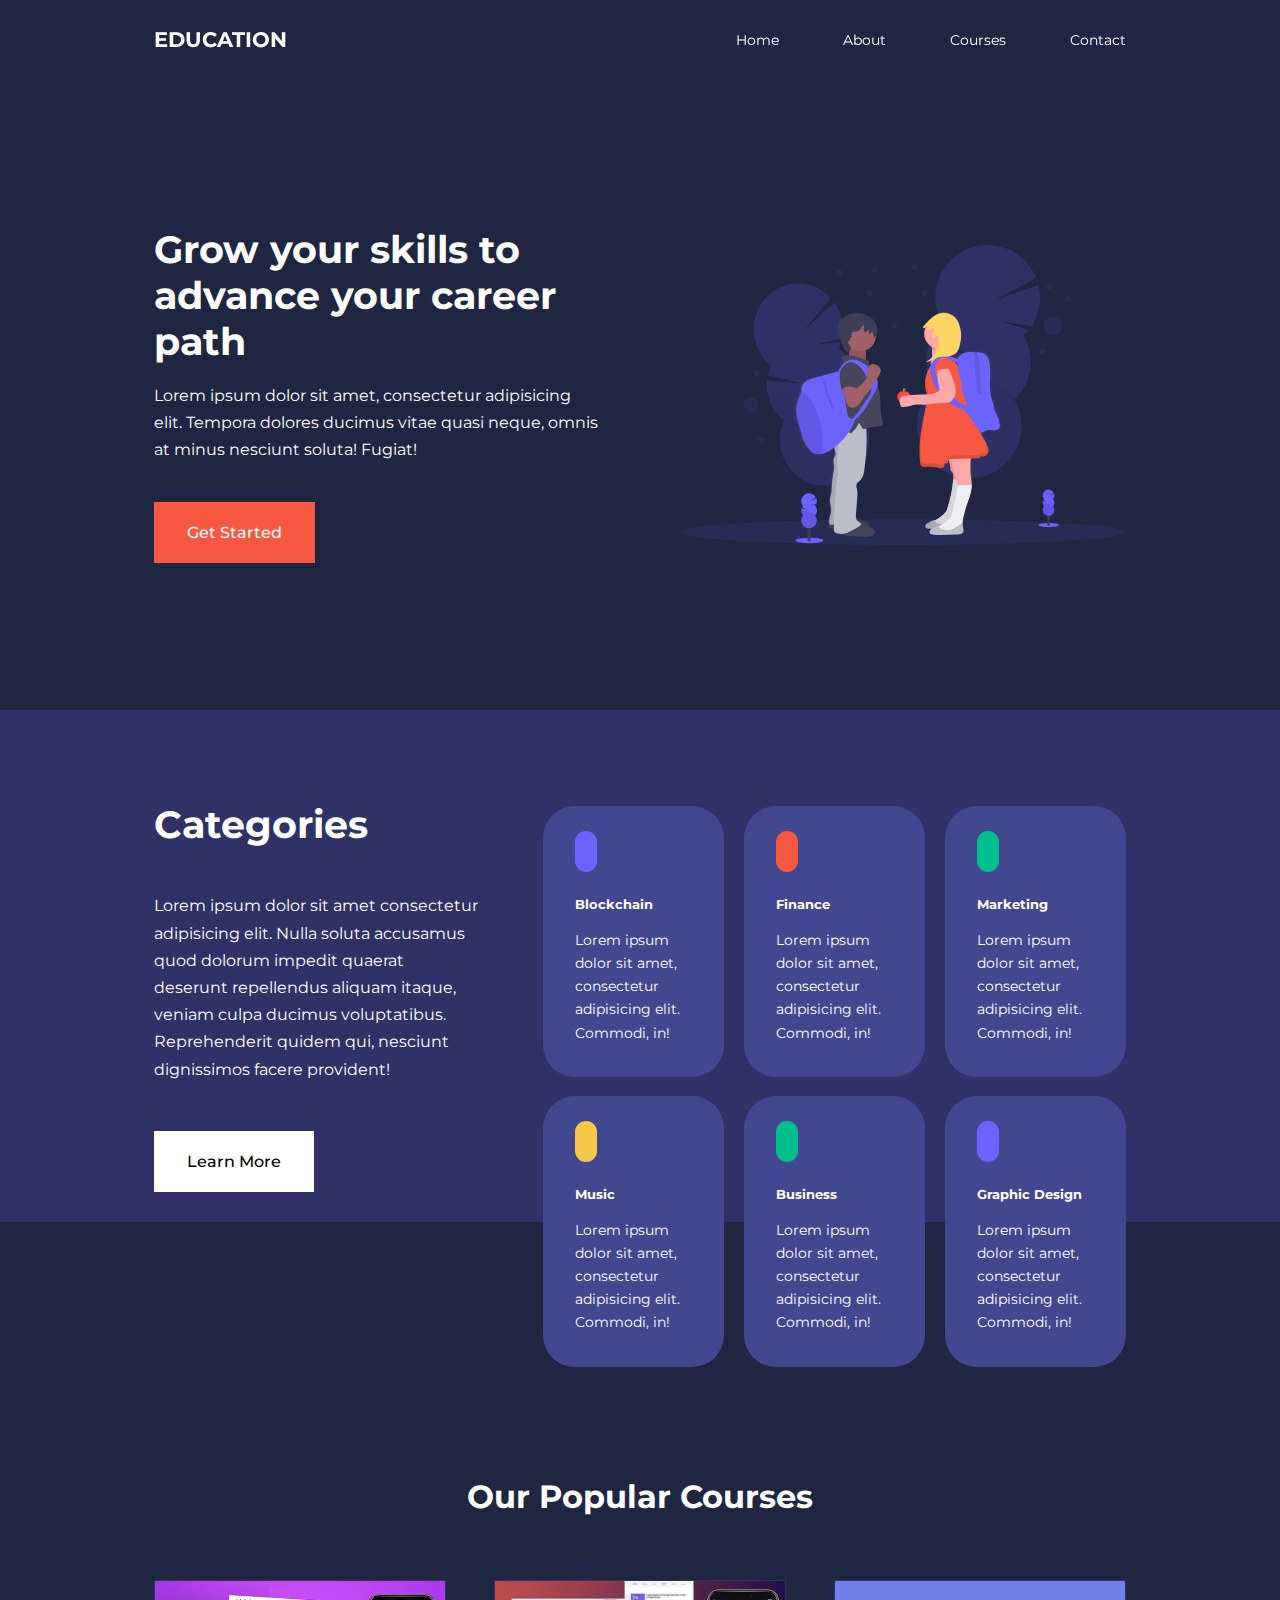
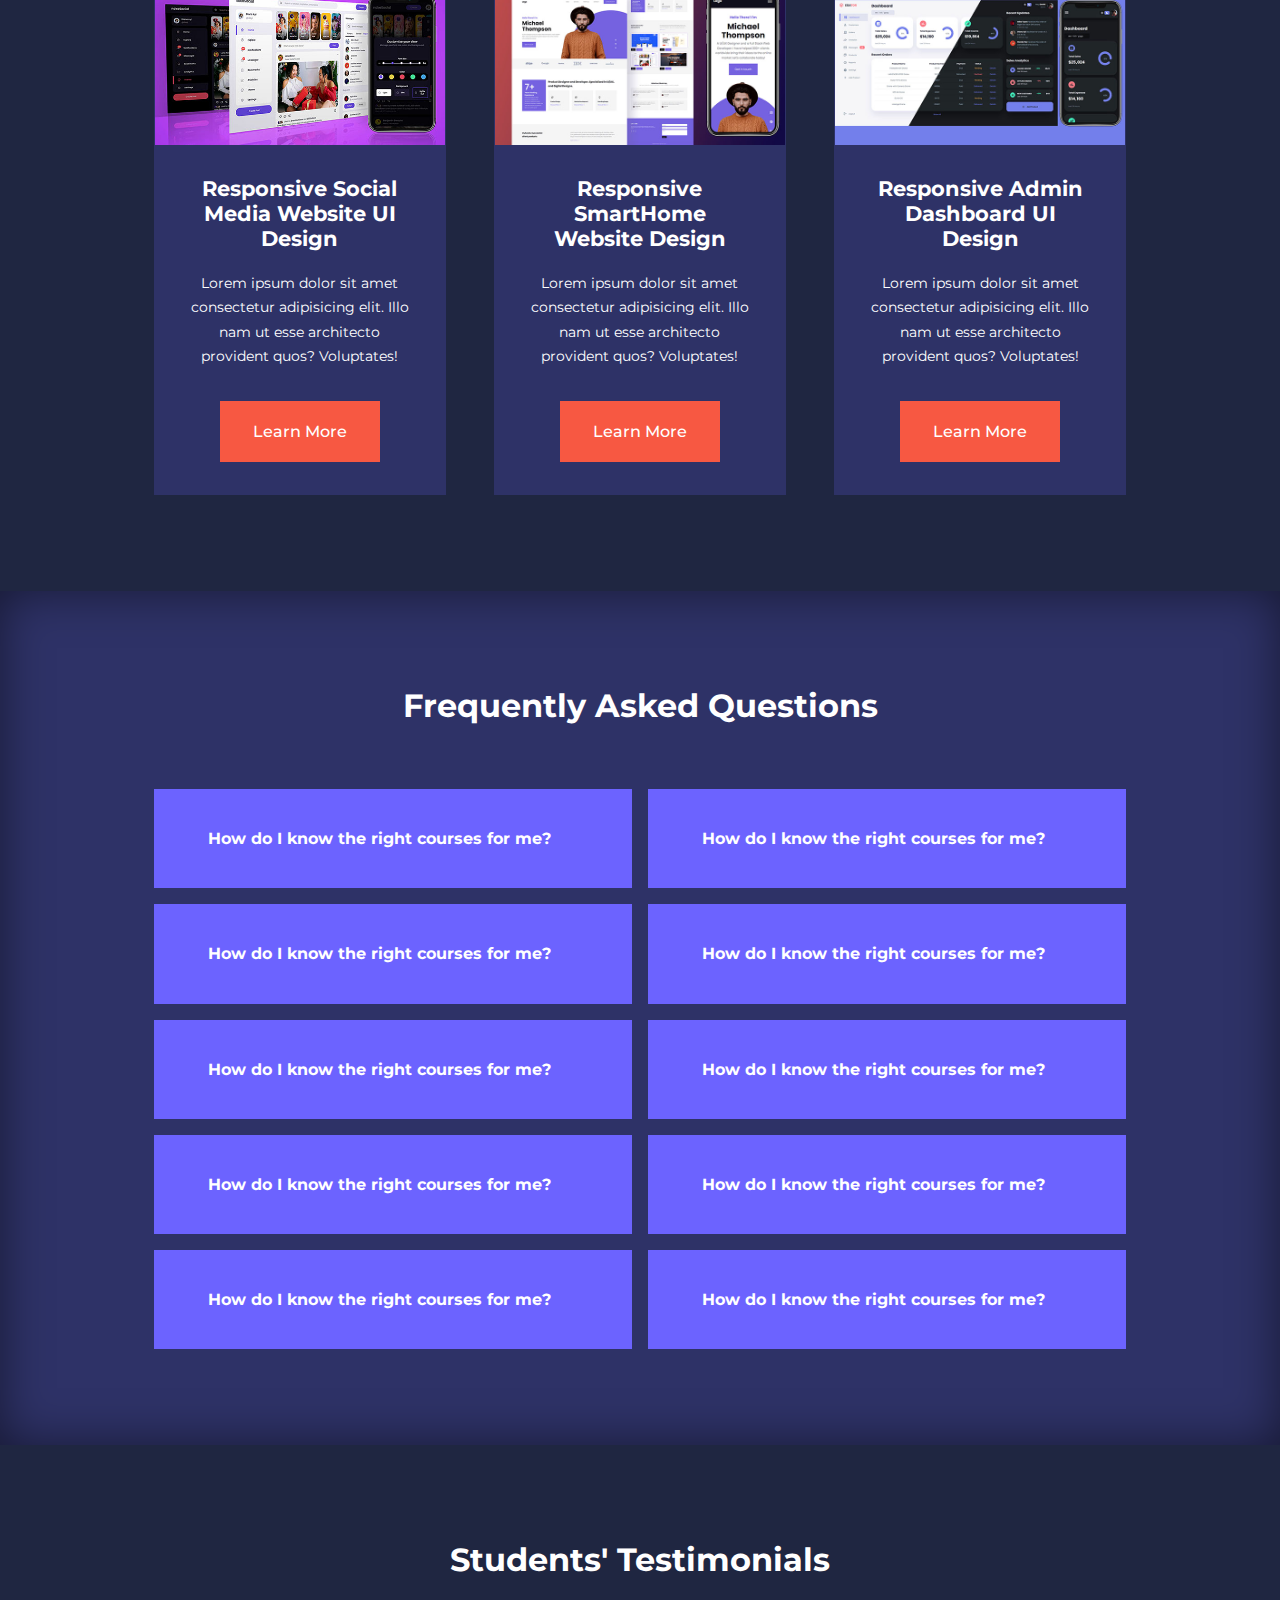
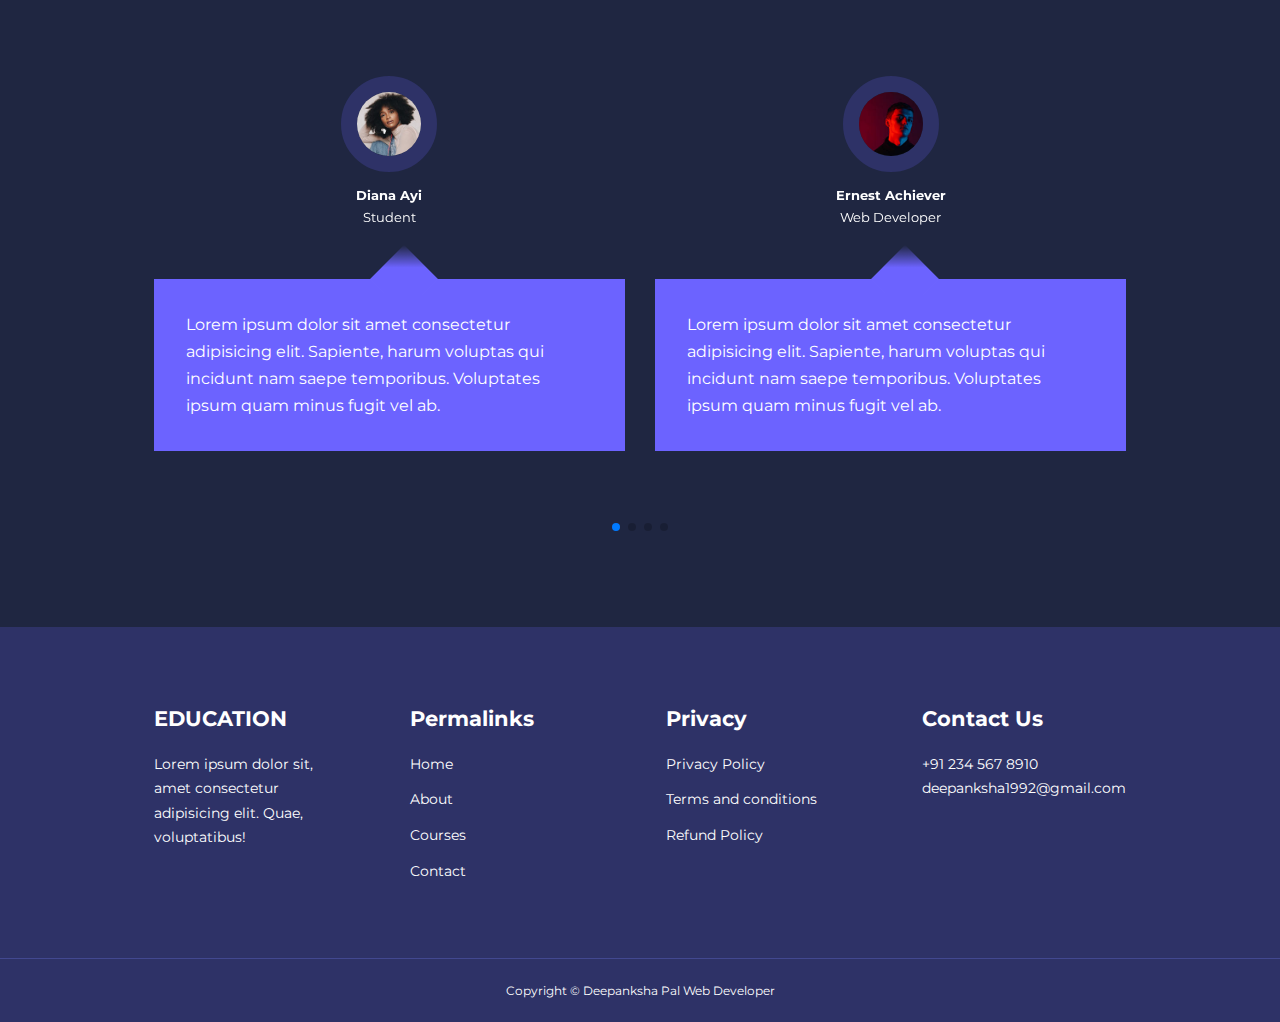
<file: index.html>
<!DOCTYPE html>
<html lang="en">
  <head>
    <meta charset="UTF-8" />
    <meta name="viewport" content="width=device-width, initial-scale=1.0" />
    <title>Education Website</title>
    <link rel="stylesheet" href="./css/style.css" />
    <link
      rel="stylesheet"
      href="https://unicons.iconscout.com/release/v2.1.6/css/unicons.css"
    />

    <!-- swiper js -->
    <link
      rel="stylesheet"
      href="https://cdn.jsdelivr.net/npm/swiper@11/swiper-bundle.min.css"
    />
  </head>
  <body>
    <nav>
      <div class="container nav__container">
        <a href="index.html"> <h4>EDUCATION</h4></a>
        <ul class="nav__menu">
          <li><a href="index.html">Home</a></li>
          <li><a href="about.html">About</a></li>
          <li><a href="courses.html">Courses</a></li>
          <li><a href="contact.html">Contact</a></li>
        </ul>
        <button id="open-menu-btn"><i class="uil uil-bars"></i></button>
        <button id="close-menu-btn"><i class="uil uil-multiply"></i></button>
      </div>
    </nav>
    <!-- end of navbar -->

    <header>
      <div class="container header__container">
        <div class="header__left">
          <h1>Grow your skills to advance your career path</h1>
          <p>
            Lorem ipsum dolor sit amet, consectetur adipisicing elit. Tempora
            dolores ducimus vitae quasi neque, omnis at minus nesciunt soluta!
            Fugiat!
          </p>
          <a href="courses.html" class="btn btn-primary"> Get Started </a>
        </div>
        <div class="header__right">
          <div class="header__right-image">
            <img src="./images/header.svg" alt="Header Image" />
          </div>
        </div>
      </div>
    </header>

    <!-- =============end of header ============= -->

    <section class="categories">
      <div class="container categories__container">
        <div class="categories__left">
          <h1>Categories</h1>
          <p>
            Lorem ipsum dolor sit amet consectetur adipisicing elit. Nulla
            soluta accusamus quod dolorum impedit quaerat deserunt repellendus
            aliquam itaque, veniam culpa ducimus voluptatibus. Reprehenderit
            quidem qui, nesciunt dignissimos facere provident!
          </p>
          <a href="#" class="btn">Learn More</a>
        </div>
        <div class="categories__right">
          <article class="category">
            <span class="category__icon">
              <i class="uil uil-bitcoin-circle"></i>
            </span>
            <h5>Blockchain</h5>
            <p>
              Lorem ipsum dolor sit amet, consectetur adipisicing elit. Commodi,
              in!
            </p>
          </article>

          <article class="category">
            <span class="category__icon">
              <i class="uil uil-usd-circle"></i>
            </span>
            <h5>Finance</h5>
            <p>
              Lorem ipsum dolor sit amet, consectetur adipisicing elit. Commodi,
              in!
            </p>
          </article>

          <article class="category">
            <span class="category__icon">
              <i class="uil uil-megaphone"></i>
            </span>
            <h5>Marketing</h5>
            <p>
              Lorem ipsum dolor sit amet, consectetur adipisicing elit. Commodi,
              in!
            </p>
          </article>

          <article class="category">
            <span class="category__icon">
              <i class="uil uil-music"></i>
            </span>
            <h5>Music</h5>
            <p>
              Lorem ipsum dolor sit amet, consectetur adipisicing elit. Commodi,
              in!
            </p>
          </article>
          <article class="category">
            <span class="category__icon">
              <i class="uil uil-puzzle-piece"></i>
            </span>
            <h5>Business</h5>
            <p>
              Lorem ipsum dolor sit amet, consectetur adipisicing elit. Commodi,
              in!
            </p>
          </article>

          <article class="category">
            <span class="category__icon">
              <i class="uil uil-palette"></i>
            </span>
            <h5>Graphic Design</h5>
            <p>
              Lorem ipsum dolor sit amet, consectetur adipisicing elit. Commodi,
              in!
            </p>
          </article>
        </div>
      </div>
    </section>
    <!-- end of Category section -->
    <section class="courses">
      <h2>Our Popular Courses</h2>
      <div class="container courses__container">
        <article class="course">
          <div class="course__image">
            <img src="./images/course1.jpg" alt="Course" />
          </div>
          <div class="course__info">
            <h4>Responsive Social Media Website UI Design</h4>
            <p>
              Lorem ipsum dolor sit amet consectetur adipisicing elit. Illo nam
              ut esse architecto provident quos? Voluptates!
            </p>
            <a href="courses.html" class="btn btn-primary">Learn More</a>
          </div>
        </article>
        <article class="course">
          <div class="course__image">
            <img src="./images/course2.jpg" alt="Course" />
          </div>
          <div class="course__info">
            <h4>Responsive SmartHome Website Design</h4>
            <p>
              Lorem ipsum dolor sit amet consectetur adipisicing elit. Illo nam
              ut esse architecto provident quos? Voluptates!
            </p>
            <a href="courses.html" class="btn btn-primary">Learn More</a>
          </div>
        </article>

        <article class="course">
          <div class="course__image">
            <img src="./images/course3.jpg" alt="Course" />
          </div>
          <div class="course__info">
            <h4>Responsive Admin Dashboard UI Design</h4>
            <p>
              Lorem ipsum dolor sit amet consectetur adipisicing elit. Illo nam
              ut esse architecto provident quos? Voluptates!
            </p>
            <a href="courses.html" class="btn btn-primary">Learn More</a>
          </div>
        </article>
      </div>
    </section>
    <!-- =============end of courses section ========-->
    <section class="faqs">
      <h2>Frequently Asked Questions</h2>
      <div class="container faqs__container">
        <article class="faq">
          <div class="faq__icon">
            <i class="uil uil-plus"></i>
          </div>
          <div class="question__answer">
            <h4>How do I know the right courses for me?</h4>
            <p>
              Lorem, ipsum dolor sit amet consectetur adipisicing elit. Maxime
              veritatis enim molestias illum incidunt earum ea cumque! Aperiam
              similique amet nisi consequuntur ad fugit odit eveniet.
              Perferendis tempora alias minima.
            </p>
          </div>
        </article>
        <article class="faq">
          <div class="faq__icon">
            <i class="uil uil-plus"></i>
          </div>
          <div class="question__answer">
            <h4>How do I know the right courses for me?</h4>
            <p>
              Lorem, ipsum dolor sit amet consectetur adipisicing elit. Maxime
              veritatis enim molestias illum incidunt earum ea cumque! Aperiam
              similique amet nisi consequuntur ad fugit odit eveniet.
              Perferendis tempora alias minima.
            </p>
          </div>
        </article>
        <article class="faq">
          <div class="faq__icon">
            <i class="uil uil-plus"></i>
          </div>
          <div class="question__answer">
            <h4>How do I know the right courses for me?</h4>
            <p>
              Lorem, ipsum dolor sit amet consectetur adipisicing elit. Maxime
              veritatis enim molestias illum incidunt earum ea cumque! Aperiam
              similique amet nisi consequuntur ad fugit odit eveniet.
              Perferendis tempora alias minima.
            </p>
          </div>
        </article>
        <article class="faq">
          <div class="faq__icon">
            <i class="uil uil-plus"></i>
          </div>
          <div class="question__answer">
            <h4>How do I know the right courses for me?</h4>
            <p>
              Lorem, ipsum dolor sit amet consectetur adipisicing elit. Maxime
              veritatis enim molestias illum incidunt earum ea cumque! Aperiam
              similique amet nisi consequuntur ad fugit odit eveniet.
              Perferendis tempora alias minima.
            </p>
          </div>
        </article>
        <article class="faq">
          <div class="faq__icon">
            <i class="uil uil-plus"></i>
          </div>
          <div class="question__answer">
            <h4>How do I know the right courses for me?</h4>
            <p>
              Lorem, ipsum dolor sit amet consectetur adipisicing elit. Maxime
              veritatis enim molestias illum incidunt earum ea cumque! Aperiam
              similique amet nisi consequuntur ad fugit odit eveniet.
              Perferendis tempora alias minima.
            </p>
          </div>
        </article>
        <article class="faq">
          <div class="faq__icon">
            <i class="uil uil-plus"></i>
          </div>
          <div class="question__answer">
            <h4>How do I know the right courses for me?</h4>
            <p>
              Lorem, ipsum dolor sit amet consectetur adipisicing elit. Maxime
              veritatis enim molestias illum incidunt earum ea cumque! Aperiam
              similique amet nisi consequuntur ad fugit odit eveniet.
              Perferendis tempora alias minima.
            </p>
          </div>
        </article>
        <article class="faq">
          <div class="faq__icon">
            <i class="uil uil-plus"></i>
          </div>
          <div class="question__answer">
            <h4>How do I know the right courses for me?</h4>
            <p>
              Lorem, ipsum dolor sit amet consectetur adipisicing elit. Maxime
              veritatis enim molestias illum incidunt earum ea cumque! Aperiam
              similique amet nisi consequuntur ad fugit odit eveniet.
              Perferendis tempora alias minima.
            </p>
          </div>
        </article>
        <article class="faq">
          <div class="faq__icon">
            <i class="uil uil-plus"></i>
          </div>
          <div class="question__answer">
            <h4>How do I know the right courses for me?</h4>
            <p>
              Lorem, ipsum dolor sit amet consectetur adipisicing elit. Maxime
              veritatis enim molestias illum incidunt earum ea cumque! Aperiam
              similique amet nisi consequuntur ad fugit odit eveniet.
              Perferendis tempora alias minima.
            </p>
          </div>
        </article>
        <article class="faq">
          <div class="faq__icon">
            <i class="uil uil-plus"></i>
          </div>
          <div class="question__answer">
            <h4>How do I know the right courses for me?</h4>
            <p>
              Lorem, ipsum dolor sit amet consectetur adipisicing elit. Maxime
              veritatis enim molestias illum incidunt earum ea cumque! Aperiam
              similique amet nisi consequuntur ad fugit odit eveniet.
              Perferendis tempora alias minima.
            </p>
          </div>
        </article>
        <article class="faq">
          <div class="faq__icon">
            <i class="uil uil-plus"></i>
          </div>
          <div class="question__answer">
            <h4>How do I know the right courses for me?</h4>
            <p>
              Lorem, ipsum dolor sit amet consectetur adipisicing elit. Maxime
              veritatis enim molestias illum incidunt earum ea cumque! Aperiam
              similique amet nisi consequuntur ad fugit odit eveniet.
              Perferendis tempora alias minima.
            </p>
          </div>
        </article>
      </div>
    </section>
    <!-- ========End of FAQs================ -->

    <section class="container testimonials__container mySwiper">
      <h2>Students' Testimonials</h2>
      <div class="swiper-wrapper">
        <article class="testimonial swiper-slide">
          <div class="avatar">
            <img src="./images/avatar1.jpg" alt="Testimonial" />
          </div>
          <div class="testimonial__info">
            <h5>Diana Ayi</h5>
            <small>Student</small>
          </div>
          <div class="testimonial__body">
            <p>
              Lorem ipsum dolor sit amet consectetur adipisicing elit. Sapiente,
              harum voluptas qui incidunt nam saepe temporibus. Voluptates ipsum
              quam minus fugit vel ab.
            </p>
          </div>
        </article>
        <article class="testimonial swiper-slide">
          <div class="avatar">
            <img src="./images/avatar2.jpg" alt="Testimonial" />
          </div>
          <div class="testimonial__info">
            <h5>Ernest Achiever</h5>
            <small>Web Developer</small>
          </div>
          <div class="testimonial__body">
            <p>
              Lorem ipsum dolor sit amet consectetur adipisicing elit. Sapiente,
              harum voluptas qui incidunt nam saepe temporibus. Voluptates ipsum
              quam minus fugit vel ab.
            </p>
          </div>
        </article>
        <article class="testimonial swiper-slide">
          <div class="avatar">
            <img src="./images/avatar3.jpg" alt="Testimonial" />
          </div>
          <div class="testimonial__info">
            <h5>Atif Ashlam</h5>
            <small>Student</small>
          </div>
          <div class="testimonial__body">
            <p>
              Lorem ipsum dolor sit amet consectetur adipisicing elit. Sapiente,
              harum voluptas qui incidunt nam saepe temporibus. Voluptates ipsum
              quam minus fugit vel ab.
            </p>
          </div>
        </article>
        <article class="testimonial swiper-slide">
          <div class="avatar">
            <img src="./images/avatar4.jpg" alt="Testimonial" />
          </div>
          <div class="testimonial__info">
            <h5>Hajia Bintu</h5>
            <small>Web Developer</small>
          </div>
          <div class="testimonial__body">
            <p>
              Lorem ipsum dolor sit amet consectetur adipisicing elit. Sapiente,
              harum voluptas qui incidunt nam saepe temporibus. Voluptates ipsum
              quam minus fugit vel ab.
            </p>
          </div>
        </article>
        <article class="testimonial swiper-slide">
          <div class="avatar">
            <img src="./images/avatar5.jpg" alt="Testimonial" />
          </div>
          <div class="testimonial__info">
            <h5>Jane duet</h5>
            <small>Student</small>
          </div>
          <div class="testimonial__body">
            <p>
              Lorem ipsum dolor sit amet consectetur adipisicing elit. Sapiente,
              harum voluptas qui incidunt nam saepe temporibus. Voluptates ipsum
              quam minus fugit vel ab.
            </p>
          </div>
        </article>
      </div>
      <div class="swiper-pagination"></div>
    </section>

    <!-- ===========end of testimonial section======== -->

    <!-- footer -->

    <footer class="footer">
      <div class="container footer__container">
        <div class="footer__1">
          <a href="index.html" class="footer__logo">
            <h4>EDUCATION</h4>
          </a>
          <p>
            Lorem ipsum dolor sit, amet consectetur adipisicing elit. Quae,
            voluptatibus!
          </p>
        </div>
        <div class="footer__2">
          <h4>Permalinks</h4>
          <ul class="permalinks">
            <li><a href="index.html">Home</a></li>
            <li><a href="about.html">About</a></li>
            <li><a href="courses.html">Courses</a></li>
            <li><a href="contact.html">Contact</a></li>
          </ul>
        </div>
        <div class="footer__3">
          <h4>Privacy</h4>
          <ul class="privacy">
            <li><a href="#">Privacy Policy</a></li>
            <li><a href="#">Terms and conditions</a></li>
            <li><a href="#">Refund Policy</a></li>
          </ul>
        </div>
        <div class="footer__4">
          <h4>Contact Us</h4>
          <div>
            <p>+91 234 567 8910</p>
            <p>deepanksha1992@gmail.com</p>
          </div>
          <ul class="footer__socials">
            <li>
              <a href="#">
                <i class="uil uil-facebook-f"></i>
              </a>
            </li>
            <li>
              <a href="#">
                <i class="uil uil-instagram"></i>
              </a>
            </li>
            <li>
              <a href="#">
                <i class="uil uil-telegram-alt"></i>
              </a>
            </li>
            <li>
              <a href="#">
                <i class="uil uil-twitter-alt"></i>
              </a>
            </li>
          </ul>
        </div>
      </div>
      <div class="footer__copyright">
        <small>Copyright &copy; Deepanksha Pal Web Developer </small>
      </div>
    </footer>

    <!-- ===================end of fooetr============= -->

    <script src="https://cdn.jsdelivr.net/npm/swiper@11/swiper-bundle.min.js"></script>
    <script src="main.js"></script>

    <!-- Initialize Swiper -->
    <script>
      var swiper = new Swiper(".mySwiper", {
        slidesPerView: 1,
        spaceBetween: 30,
        pagination: {
          el: ".swiper-pagination",
          clickable: true,
        },
        autoplay: {
          delay: 2500,
          disableOnInteraction: false,
        },
        //when window width is >= 600px
        breakpoints: {
          600: {
            slidesPerView: 2,
          },
        },
      });
    </script>
  </body>
</html>
</file>
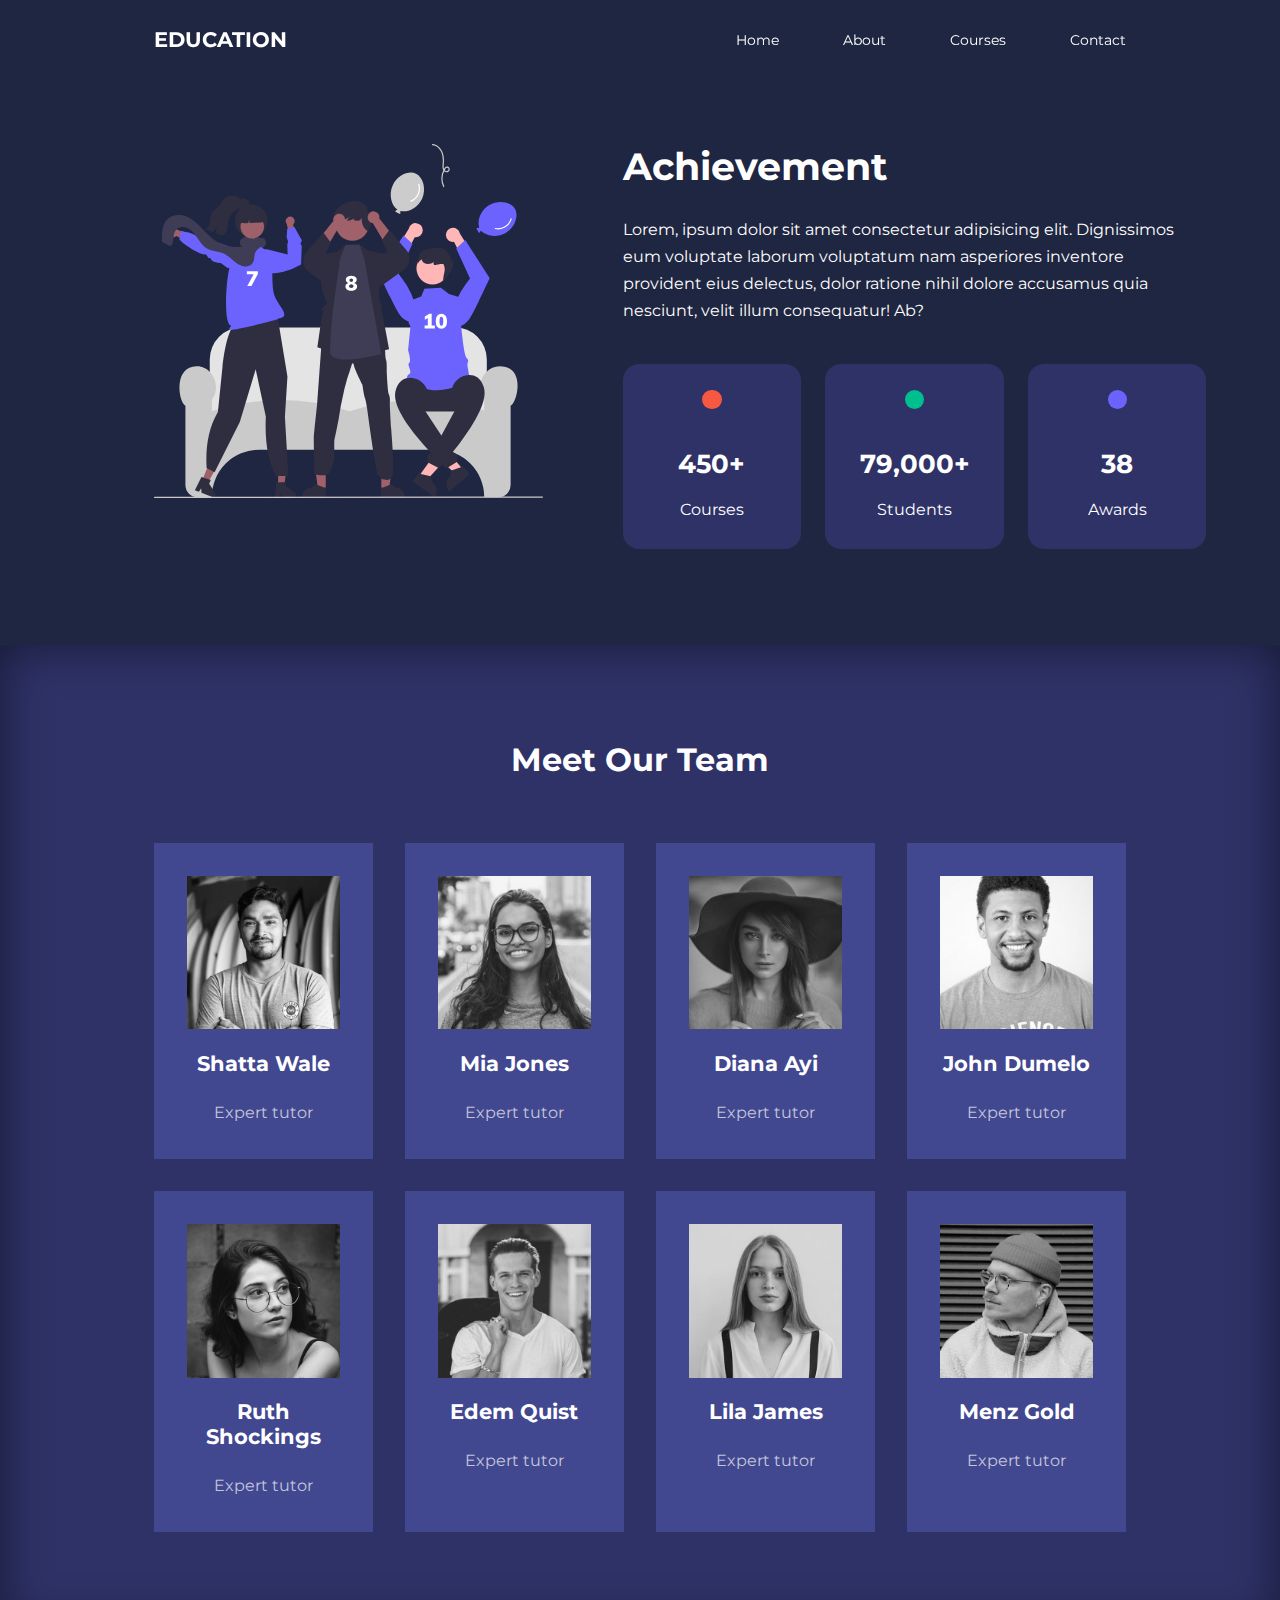
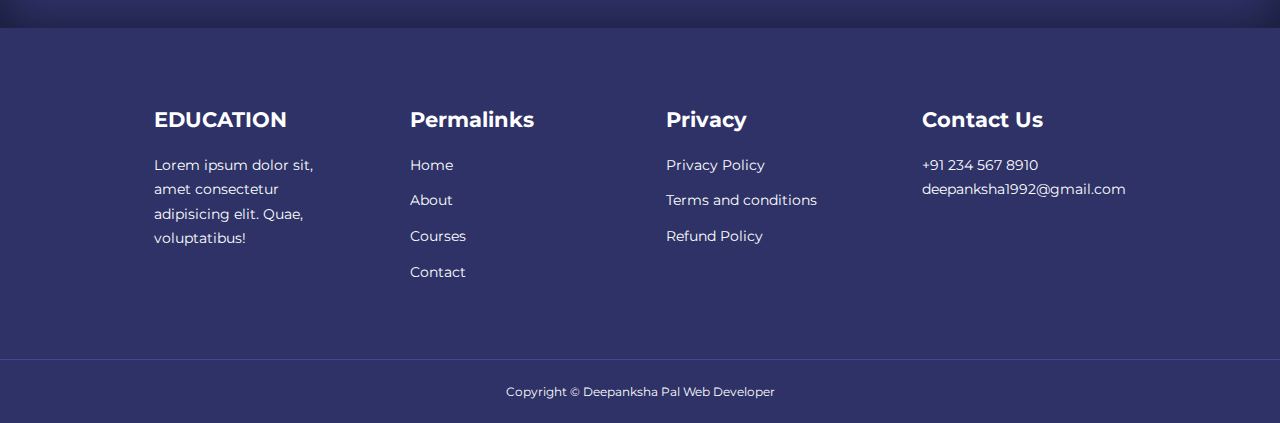
<file: about.html>
<!DOCTYPE html>
<html lang="en">
  <head>
    <meta charset="UTF-8" />
    <meta name="viewport" content="width=device-width, initial-scale=1.0" />
    <title>Education Website</title>
    <link rel="stylesheet" href="./css/style.css" />
    <link rel="stylesheet" href="./css/about.css" />
    <link
      rel="stylesheet"
      href="https://unicons.iconscout.com/release/v2.1.6/css/unicons.css"
    />
  </head>
  <body>
    <nav>
      <div class="container nav__container">
        <a href="index.html"> <h4>EDUCATION</h4></a>
        <ul class="nav__menu">
          <li><a href="index.html">Home</a></li>
          <li><a href="about.html">About</a></li>
          <li><a href="courses.html">Courses</a></li>
          <li><a href="contact.html">Contact</a></li>
        </ul>
        <button id="open-menu-btn"><i class="uil uil-bars"></i></button>
        <button id="close-menu-btn"><i class="uil uil-multiply"></i></button>
      </div>
    </nav>
    <!-- end of navbar -->

    <!-- achievements -->
    <section class="about__achievements">
      <div class="container about__achievements-container">
        <div class="about__achievements-left">
          <img src="./images/about achievements.svg" alt="Achievement" />
        </div>
        <div class="about__achievements-right">
          <h1>Achievement</h1>
          <p>
            Lorem, ipsum dolor sit amet consectetur adipisicing elit.
            Dignissimos eum voluptate laborum voluptatum nam asperiores
            inventore provident eius delectus, dolor ratione nihil dolore
            accusamus quia nesciunt, velit illum consequatur! Ab?
          </p>
          <div class="achievements__cards">
            <article class="achievement__card">
              <span class="achievement__icon"
                ><i class="uil uil-video"></i
              ></span>
              <h3>450+</h3>
              <p>Courses</p>
            </article>
            <article class="achievement__card">
              <span class="achievement__icon"
                ><i class="uil uil-users-alt"></i
              ></span>
              <h3>79,000+</h3>
              <p>Students</p>
            </article>
            <article class="achievement__card">
              <span class="achievement__icon"
                ><i class="uil uil-trophy"></i
              ></span>
              <h3>38</h3>
              <p>Awards</p>
            </article>
          </div>
        </div>
      </div>
    </section>

    <!-- ======end of achievement==== -->

    <!-- team start -->

    <section class="team">
      <h2>Meet Our Team</h2>
      <div class="container team__container">
        <article class="team__member">
          <div class="team__member-image">
            <img src="./images/tm1.jpg" alt="Team" />
          </div>
          <div class="team__member-info">
            <h4>Shatta Wale</h4>
            <p>Expert tutor</p>
          </div>
          <div class="team__member-socials">
            <a href="https://github.com/deepanksha" target="_blank">
              <i class="uil uil-github-alt"></i>
            </a>
            <a href="https://www.linkedin.com/in/deepanksha/" target="_blank">
              <i class="uil uil-linkedin-alt"></i>
            </a>
            <a href="https://twitter.com/DeepankshaPal"
              ><i class="uil uil-twitter-alt"></i>
            </a>
          </div>
        </article>

        <article class="team__member">
          <div class="team__member-image">
            <img src="./images/tm2.jpg" alt="Team" />
          </div>
          <div class="team__member-info">
            <h4>Mia Jones</h4>
            <p>Expert tutor</p>
          </div>
          <div class="team__member-socials">
            <a href="https://github.com/deepanksha" target="_blank">
              <i class="uil uil-github-alt"></i>
            </a>
            <a href="https://www.linkedin.com/in/deepanksha/" target="_blank">
              <i class="uil uil-linkedin-alt"></i>
            </a>
            <a href="https://twitter.com/DeepankshaPal"
              ><i class="uil uil-twitter-alt"></i>
            </a>
          </div>
        </article>
        <article class="team__member">
          <div class="team__member-image">
            <img src="./images/tm3.jpg" alt="Team" />
          </div>
          <div class="team__member-info">
            <h4>Diana Ayi</h4>
            <p>Expert tutor</p>
          </div>
          <div class="team__member-socials">
            <a href="https://github.com/deepanksha" target="_blank">
              <i class="uil uil-github-alt"></i>
            </a>
            <a href="https://www.linkedin.com/in/deepanksha/" target="_blank">
              <i class="uil uil-linkedin-alt"></i>
            </a>
            <a href="https://twitter.com/DeepankshaPal"
              ><i class="uil uil-twitter-alt"></i>
            </a>
          </div>
        </article>
        <article class="team__member">
          <div class="team__member-image">
            <img src="./images/tm4.jpg" alt="Team" />
          </div>
          <div class="team__member-info">
            <h4>John Dumelo</h4>
            <p>Expert tutor</p>
          </div>
          <div class="team__member-socials">
            <a href="https://github.com/deepanksha" target="_blank">
              <i class="uil uil-github-alt"></i>
            </a>
            <a href="https://www.linkedin.com/in/deepanksha/" target="_blank">
              <i class="uil uil-linkedin-alt"></i>
            </a>
            <a href="https://twitter.com/DeepankshaPal"
              ><i class="uil uil-twitter-alt"></i>
            </a>
          </div>
        </article>
        <article class="team__member">
          <div class="team__member-image">
            <img src="./images/tm5.jpg" alt="Team" />
          </div>
          <div class="team__member-info">
            <h4>Ruth Shockings</h4>
            <p>Expert tutor</p>
          </div>
          <div class="team__member-socials">
            <a href="https://github.com/deepanksha" target="_blank">
              <i class="uil uil-github-alt"></i>
            </a>
            <a href="https://www.linkedin.com/in/deepanksha/" target="_blank">
              <i class="uil uil-linkedin-alt"></i>
            </a>
            <a href="https://twitter.com/DeepankshaPal"
              ><i class="uil uil-twitter-alt"></i>
            </a>
          </div>
        </article>
        <article class="team__member">
          <div class="team__member-image">
            <img src="./images/tm6.jpg" alt="Team" />
          </div>
          <div class="team__member-info">
            <h4>Edem Quist</h4>
            <p>Expert tutor</p>
          </div>
          <div class="team__member-socials">
            <a href="https://github.com/deepanksha" target="_blank">
              <i class="uil uil-github-alt"></i>
            </a>
            <a href="https://www.linkedin.com/in/deepanksha/" target="_blank">
              <i class="uil uil-linkedin-alt"></i>
            </a>
            <a href="https://twitter.com/DeepankshaPal"
              ><i class="uil uil-twitter-alt"></i>
            </a>
          </div>
        </article>
        <article class="team__member">
          <div class="team__member-image">
            <img src="./images/tm7.jpg" alt="Team" />
          </div>
          <div class="team__member-info">
            <h4>Lila James</h4>
            <p>Expert tutor</p>
          </div>
          <div class="team__member-socials">
            <a href="https://github.com/deepanksha" target="_blank">
              <i class="uil uil-github-alt"></i>
            </a>
            <a href="https://www.linkedin.com/in/deepanksha/" target="_blank">
              <i class="uil uil-linkedin-alt"></i>
            </a>
            <a href="https://twitter.com/DeepankshaPal"
              ><i class="uil uil-twitter-alt"></i>
            </a>
          </div>
        </article>
        <article class="team__member">
          <div class="team__member-image">
            <img src="./images/tm8.jpg" alt="Team" />
          </div>
          <div class="team__member-info">
            <h4>Menz Gold</h4>
            <p>Expert tutor</p>
          </div>
          <div class="team__member-socials">
            <a href="https://github.com/deepanksha" target="_blank">
              <i class="uil uil-github-alt"></i>
            </a>
            <a href="https://www.linkedin.com/in/deepanksha/" target="_blank">
              <i class="uil uil-linkedin-alt"></i>
            </a>
            <a href="https://twitter.com/DeepankshaPal"
              ><i class="uil uil-twitter-alt"></i>
            </a>
          </div>
        </article>
      </div>
    </section>

    <!-- footer -->

    <footer class="footer">
      <div class="container footer__container">
        <div class="footer__1">
          <a href="index.html" class="footer__logo">
            <h4>EDUCATION</h4>
          </a>
          <p>
            Lorem ipsum dolor sit, amet consectetur adipisicing elit. Quae,
            voluptatibus!
          </p>
        </div>
        <div class="footer__2">
          <h4>Permalinks</h4>
          <ul class="permalinks">
            <li><a href="index.html">Home</a></li>
            <li><a href="about.html">About</a></li>
            <li><a href="courses.html">Courses</a></li>
            <li><a href="contact.html">Contact</a></li>
          </ul>
        </div>
        <div class="footer__3">
          <h4>Privacy</h4>
          <ul class="privacy">
            <li><a href="#">Privacy Policy</a></li>
            <li><a href="#">Terms and conditions</a></li>
            <li><a href="#">Refund Policy</a></li>
          </ul>
        </div>
        <div class="footer__4">
          <h4>Contact Us</h4>
          <div>
            <p>+91 234 567 8910</p>
            <p>deepanksha1992@gmail.com</p>
          </div>
          <ul class="footer__socials">
            <li>
              <a href="#">
                <i class="uil uil-facebook-f"></i>
              </a>
            </li>
            <li>
              <a href="#">
                <i class="uil uil-instagram"></i>
              </a>
            </li>
            <li>
              <a href="#">
                <i class="uil uil-telegram-alt"></i>
              </a>
            </li>
            <li>
              <a href="#">
                <i class="uil uil-twitter-alt"></i>
              </a>
            </li>
          </ul>
        </div>
      </div>
      <div class="footer__copyright">
        <small>Copyright &copy; Deepanksha Pal Web Developer </small>
      </div>
    </footer>

    <!-- ===================end of fooetr============= -->

    <script src="main.js"></script>
  </body>
</html>
</file>
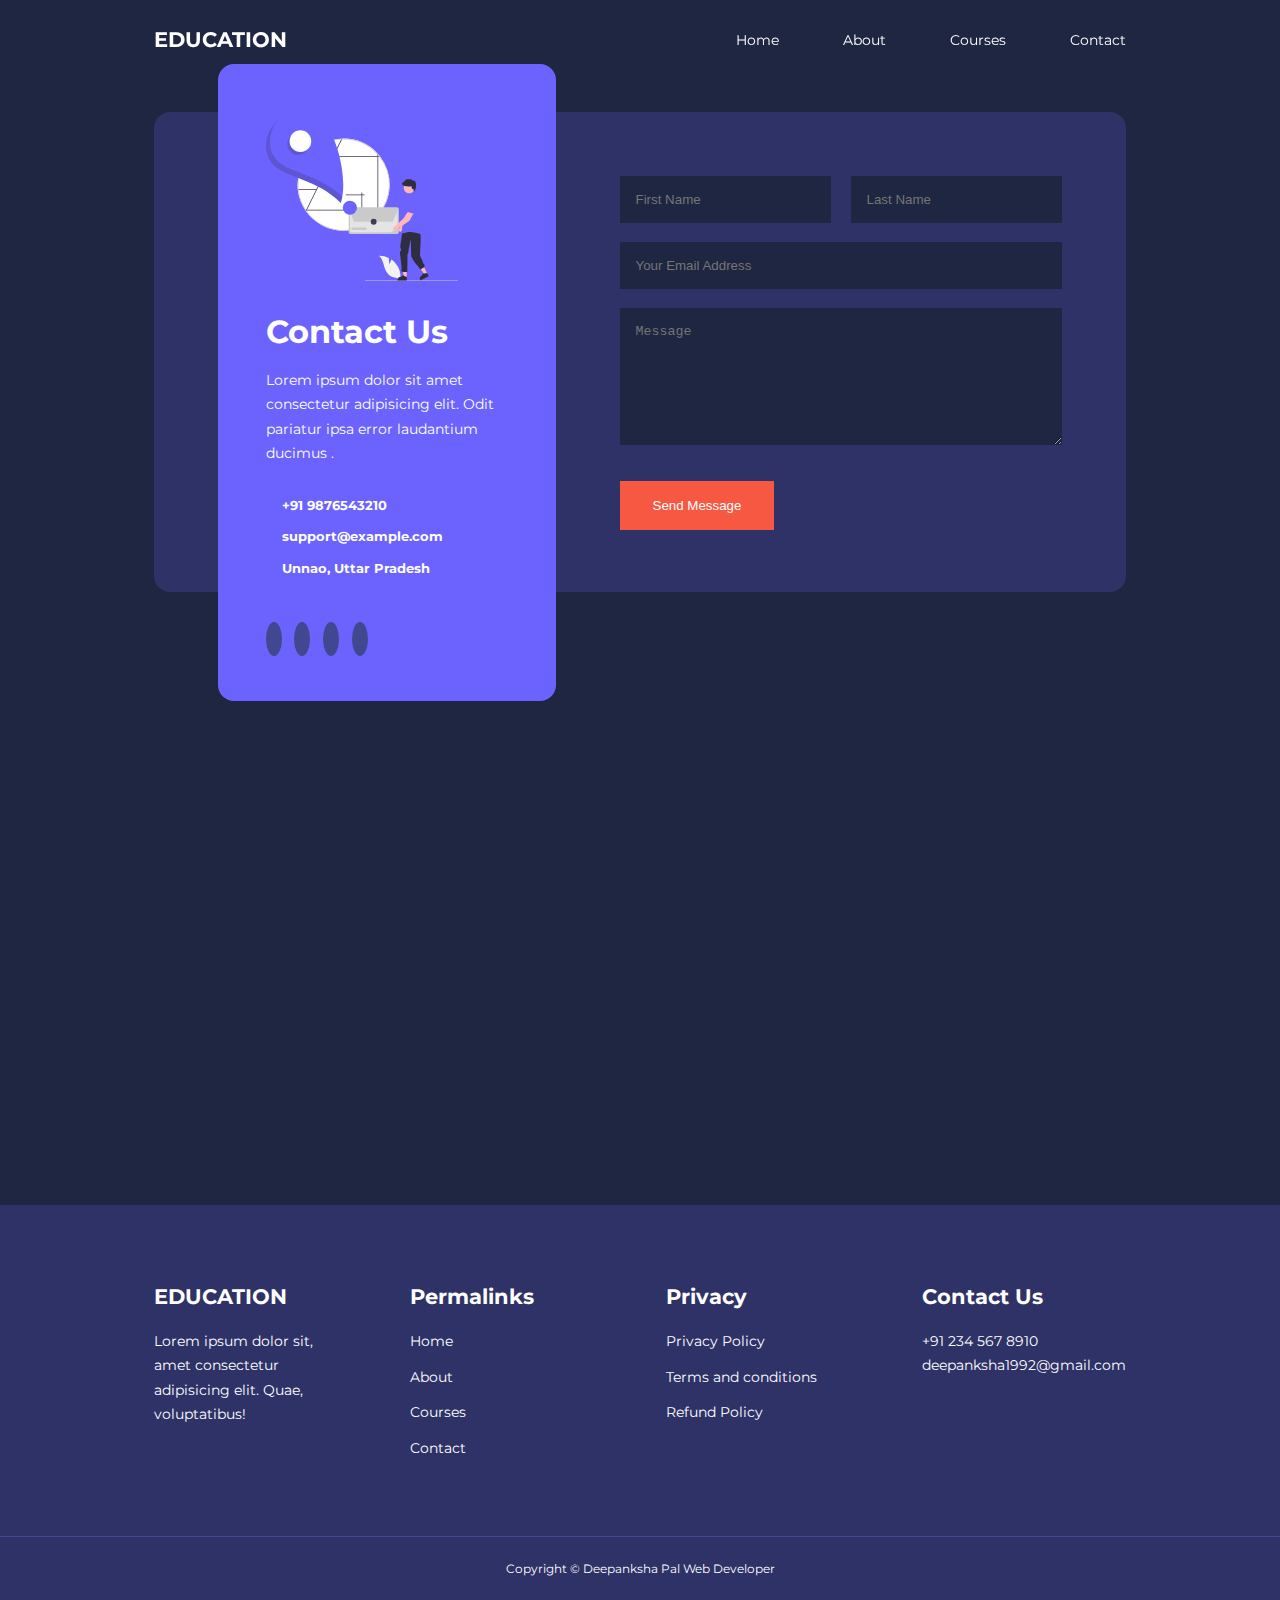
<file: contact.html>
<!DOCTYPE html>
<html lang="en">
  <head>
    <meta charset="UTF-8" />
    <meta name="viewport" content="width=device-width, initial-scale=1.0" />
    <title>Education Website</title>
    <link rel="stylesheet" href="./css/style.css" />
    <link rel="stylesheet" href="./css/contact.css" />

    <link
      rel="stylesheet"
      href="https://unicons.iconscout.com/release/v2.1.6/css/unicons.css"
    />
    <style>
      .courses {
        margin-top: 1rem;
      }
    </style>
  </head>
  <body>
    <nav>
      <div class="container nav__container">
        <a href="index.html"> <h4>EDUCATION</h4></a>
        <ul class="nav__menu">
          <li><a href="index.html">Home</a></li>
          <li><a href="about.html">About</a></li>
          <li><a href="courses.html">Courses</a></li>
          <li><a href="contact.html">Contact</a></li>
        </ul>
        <button id="open-menu-btn"><i class="uil uil-bars"></i></button>
        <button id="close-menu-btn"><i class="uil uil-multiply"></i></button>
      </div>
    </nav>
    <!-- end of navbar -->

    <div class="contact">
      <div class="container contact__container">
        <aside class="contact__aside">
          <div class="aside__image">
            <img src="./images/contact.svg" alt="Contact" />
          </div>
          <h2>Contact Us</h2>
          <p>
            Lorem ipsum dolor sit amet consectetur adipisicing elit. Odit
            pariatur ipsa error laudantium ducimus .
          </p>
          <ul class="contact__details">
            <li>
              <i class="uil uil-phone-volume"></i>
              <h5>+91 9876543210</h5>
            </li>
            <li>
              <i class="uil uil-envelope-add"></i>
              <h5>support@example.com</h5>
            </li>
            <li>
              <i class="uil uil-map-marker"></i>
              <h5>Unnao, Uttar Pradesh</h5>
            </li>
          </ul>
          <ul class="contact__socials">
            <li>
              <a href="https://facebook.com">
                <i class="uil uil-facebook-f"></i>
              </a>
            </li>
            <li>
              <a href="https://instagram.com">
                <i class="uil uil-instagram"></i>
              </a>
            </li>
            <li>
              <a href="https://twitter.com">
                <i class="uil uil-twitter-alt"></i>
              </a>
            </li>
            <li>
              <a href="https://linkedin.com">
                <i class="uil uil-linkedin-alt"></i>
              </a>
            </li>
          </ul>
        </aside>

        <form class="contact__form">
          <div class="form__name">
            <input
              type="text"
              name="First Name"
              placeholder="First Name"
              required
            />
            <input
              type="text"
              name="Last Name"
              placeholder="Last Name"
              required
            />
          </div>

          <input
            type="email"
            name="Email Address"
            placeholder="Your Email Address"
            required
          />
          <textarea
            name="Message"
            rows="7"
            required
            placeholder="Message"
          ></textarea>
          <button type="submit" class="btn btn-primary">Send Message</button>
        </form>
      </div>
    </div>

    <div class="contact__map">
      <iframe
        src="https://www.google.com/maps/embed?pb=!1m18!1m12!1m3!1d57108.0089926347!2d80.44292337551022!3d26.54421736348038!2m3!1f0!2f0!3f0!3m2!1i1024!2i768!4f13.1!3m3!1m2!1s0x399c15b8547a89ef%3A0xf7e724367e408f1b!2sUnnao%2C%20Uttar%20Pradesh!5e0!3m2!1sen!2sin!4v1715188054788!5m2!1sen!2sin"
        width="600"
        height="450"
        style="border: 0"
        allowfullscreen=""
        loading="lazy"
        referrerpolicy="no-referrer-when-downgrade"
      ></iframe>
    </div>

    <!-- footer -->

    <footer class="footer">
      <div class="container footer__container">
        <div class="footer__1">
          <a href="index.html" class="footer__logo">
            <h4>EDUCATION</h4>
          </a>
          <p>
            Lorem ipsum dolor sit, amet consectetur adipisicing elit. Quae,
            voluptatibus!
          </p>
        </div>
        <div class="footer__2">
          <h4>Permalinks</h4>
          <ul class="permalinks">
            <li><a href="index.html">Home</a></li>
            <li><a href="about.html">About</a></li>
            <li><a href="courses.html">Courses</a></li>
            <li><a href="contact.html">Contact</a></li>
          </ul>
        </div>
        <div class="footer__3">
          <h4>Privacy</h4>
          <ul class="privacy">
            <li><a href="#">Privacy Policy</a></li>
            <li><a href="#">Terms and conditions</a></li>
            <li><a href="#">Refund Policy</a></li>
          </ul>
        </div>
        <div class="footer__4">
          <h4>Contact Us</h4>
          <div>
            <p>+91 234 567 8910</p>
            <p>deepanksha1992@gmail.com</p>
          </div>
          <ul class="footer__socials">
            <li>
              <a href="#">
                <i class="uil uil-facebook-f"></i>
              </a>
            </li>
            <li>
              <a href="#">
                <i class="uil uil-instagram"></i>
              </a>
            </li>
            <li>
              <a href="#">
                <i class="uil uil-telegram-alt"></i>
              </a>
            </li>
            <li>
              <a href="#">
                <i class="uil uil-twitter-alt"></i>
              </a>
            </li>
          </ul>
        </div>
      </div>
      <div class="footer__copyright">
        <small>Copyright &copy; Deepanksha Pal Web Developer </small>
      </div>
    </footer>

    <!-- ===================end of fooetr============= -->

    <script src="main.js"></script>
  </body>
</html>
</file>
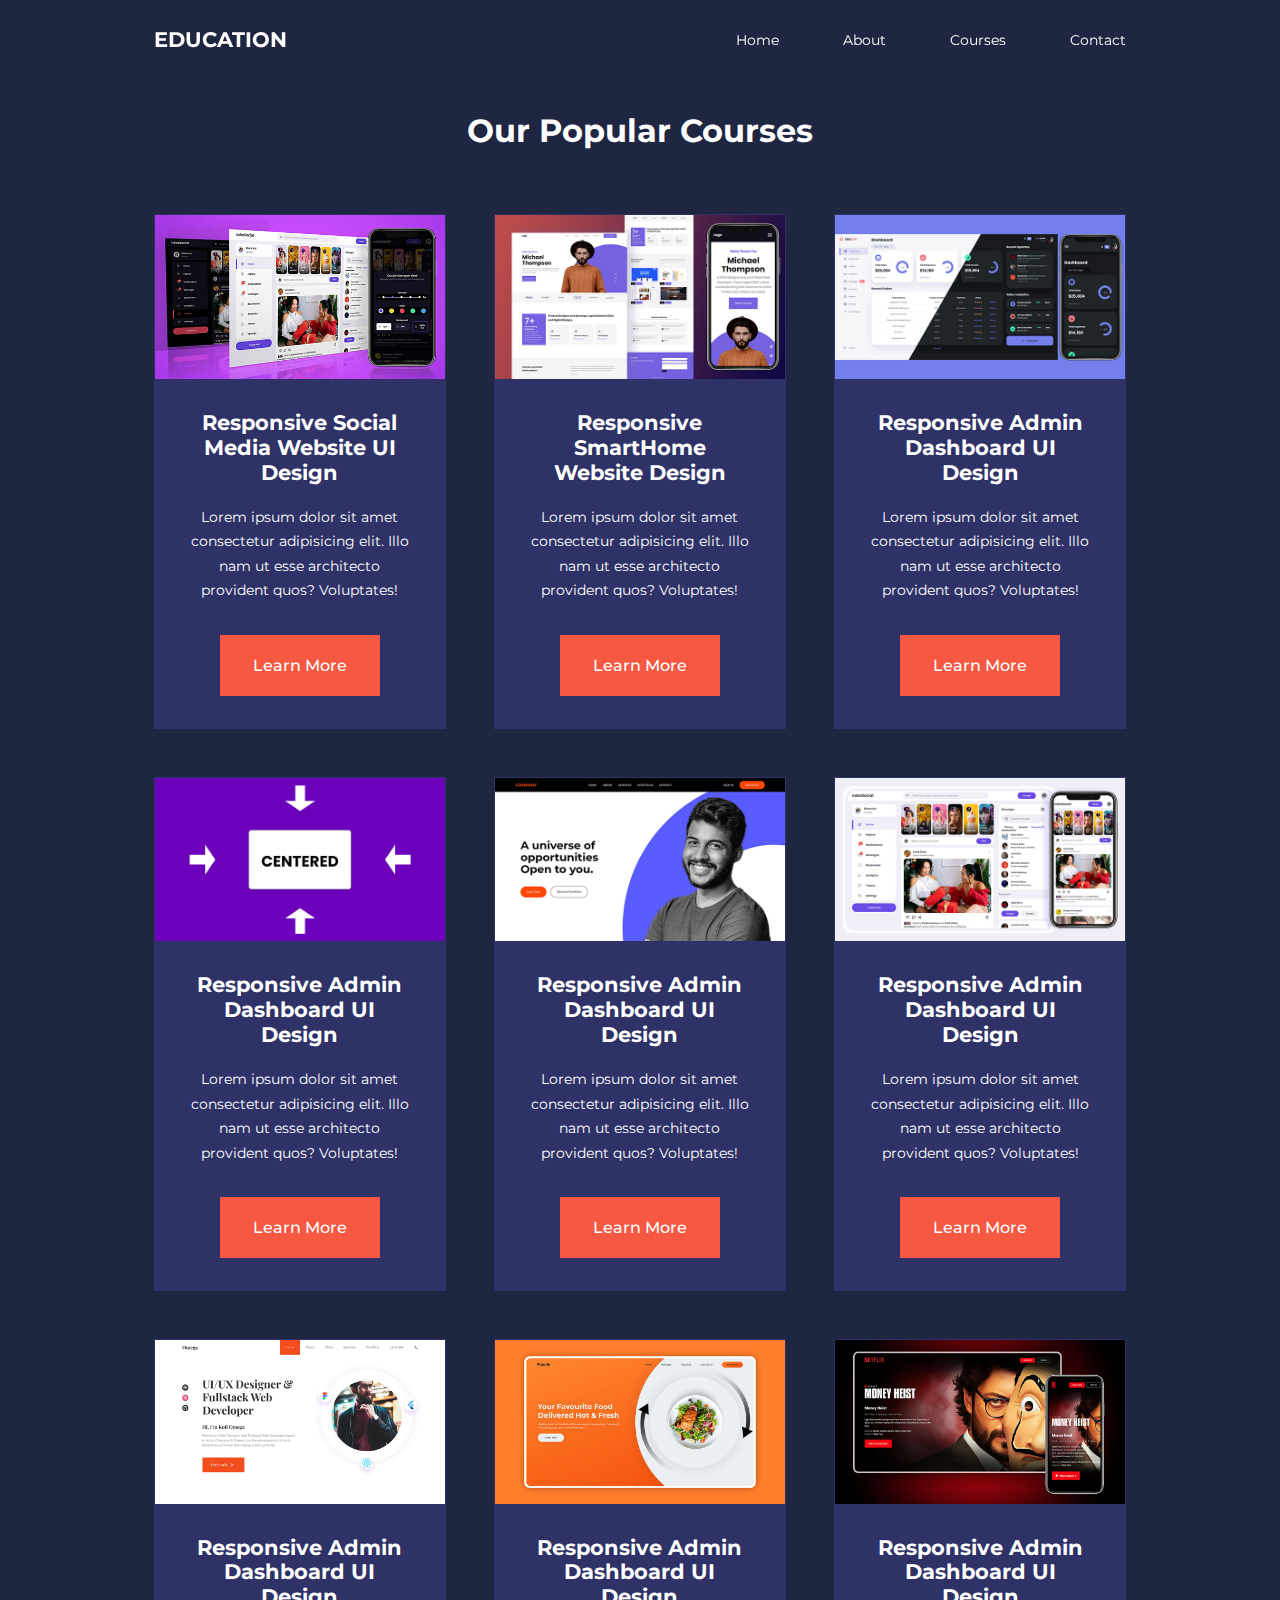
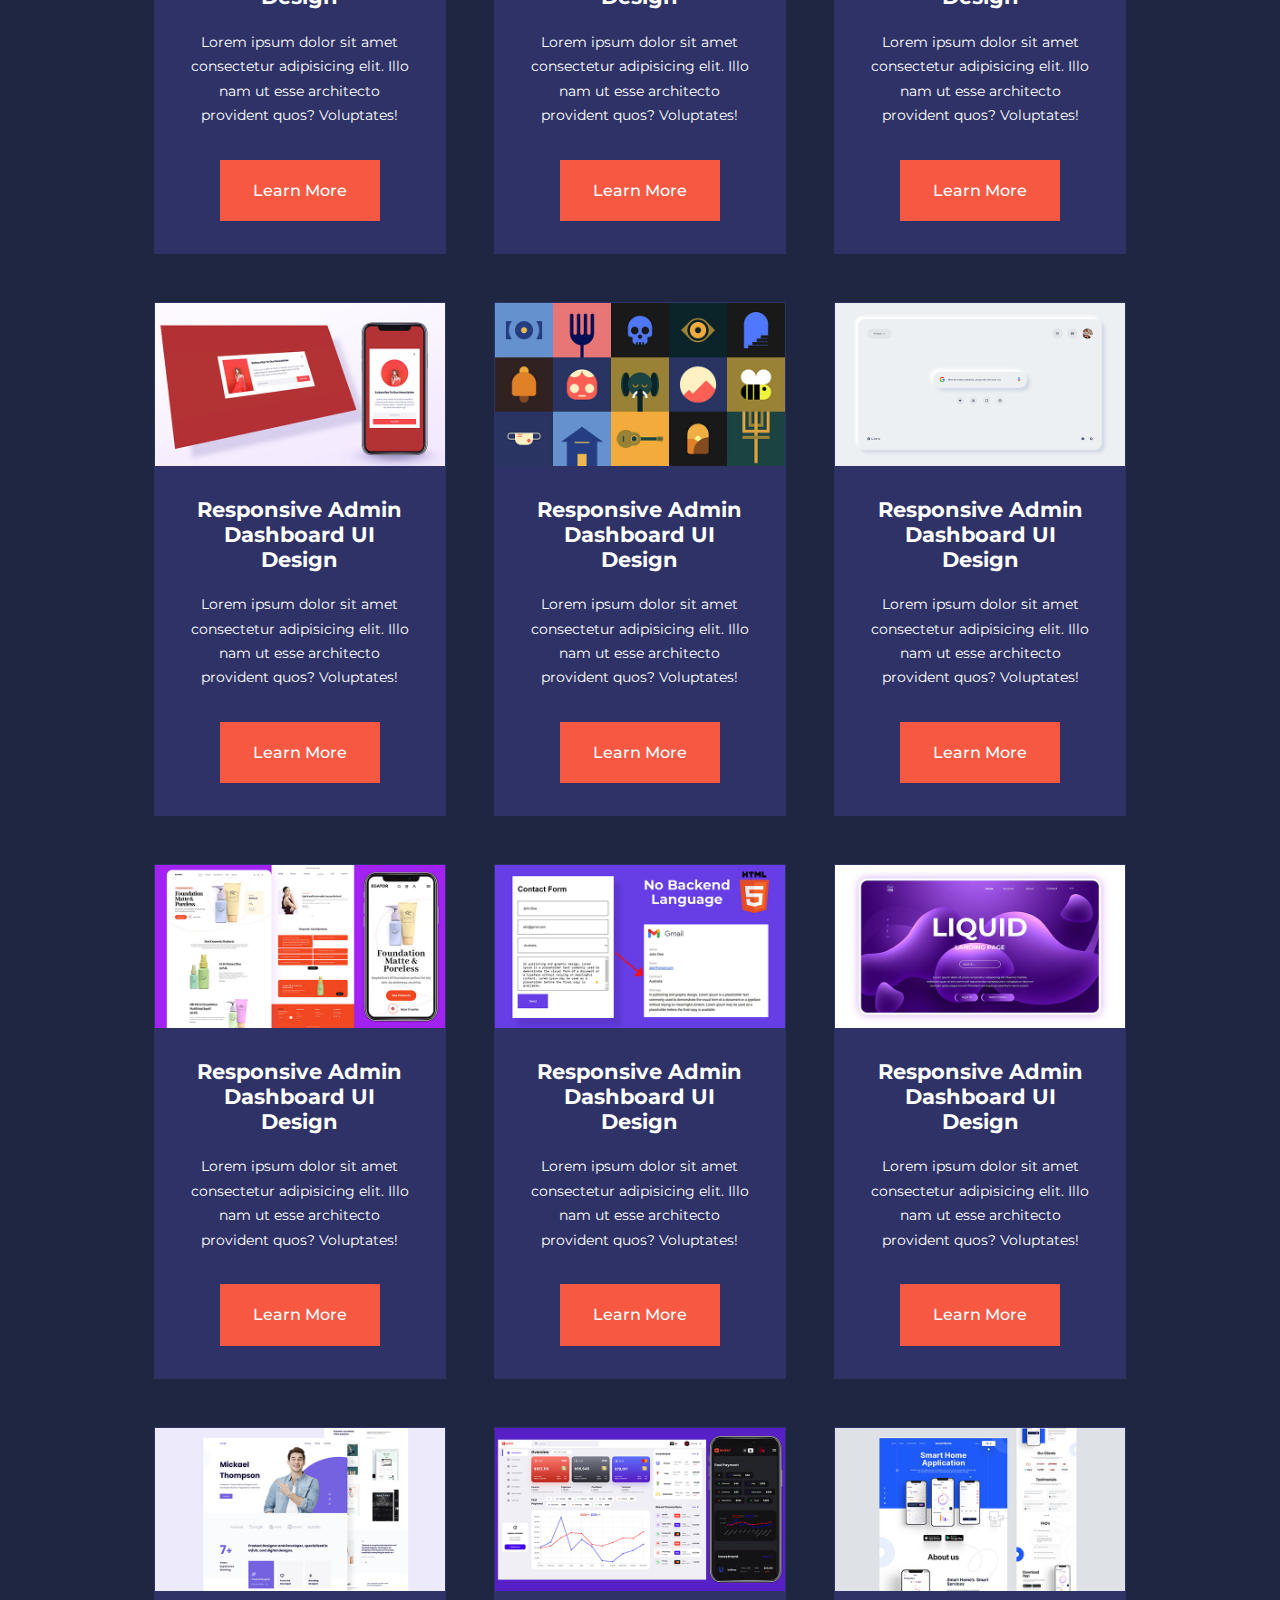
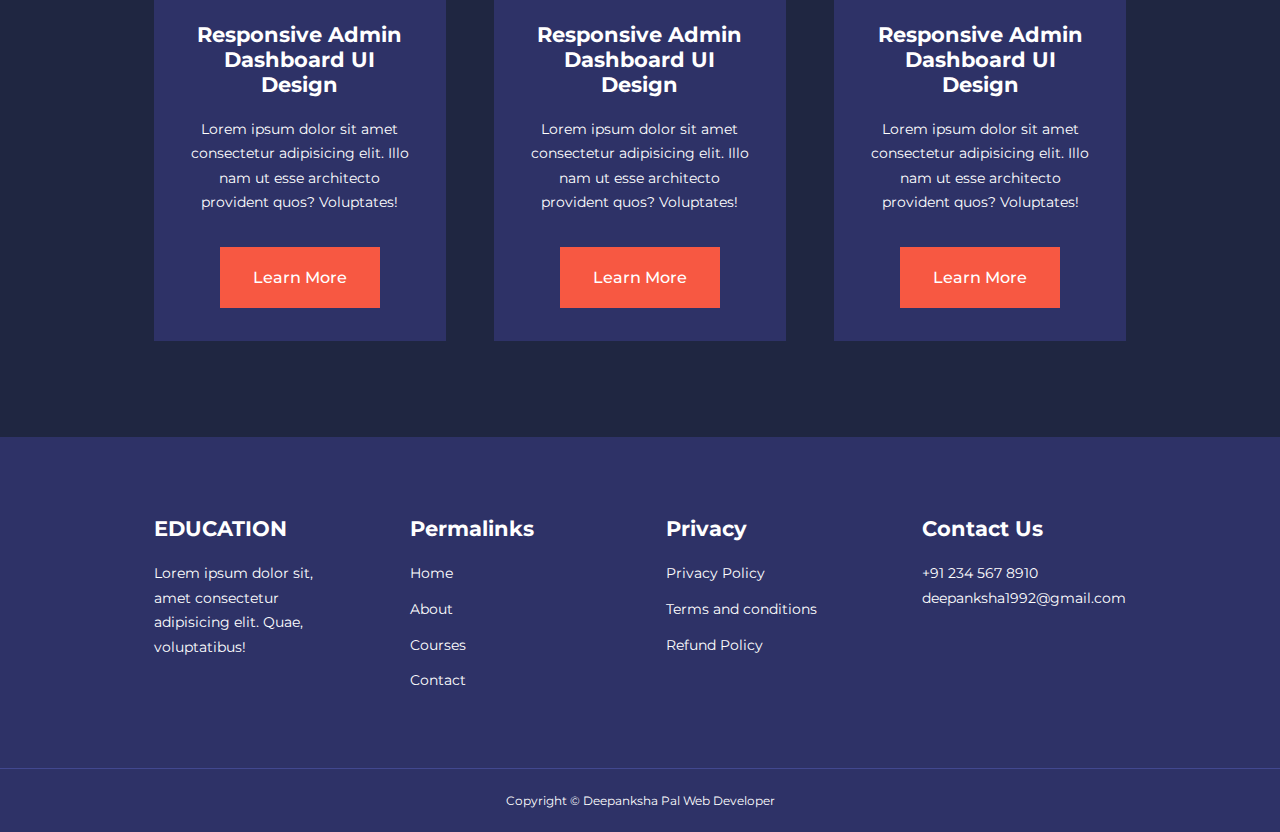
<file: courses.html>
<!DOCTYPE html>
<html lang="en">
  <head>
    <meta charset="UTF-8" />
    <meta name="viewport" content="width=device-width, initial-scale=1.0" />
    <title>Education Website</title>
    <link rel="stylesheet" href="./css/style.css" />
    <link rel="stylesheet" href="./css/about.css" />
    <link
      rel="stylesheet"
      href="https://unicons.iconscout.com/release/v2.1.6/css/unicons.css"
    />
    <style>
      .courses {
        margin-top: 1rem;
      }
    </style>
  </head>
  <body>
    <nav>
      <div class="container nav__container">
        <a href="index.html"> <h4>EDUCATION</h4></a>
        <ul class="nav__menu">
          <li><a href="index.html">Home</a></li>
          <li><a href="about.html">About</a></li>
          <li><a href="courses.html">Courses</a></li>
          <li><a href="contact.html">Contact</a></li>
        </ul>
        <button id="open-menu-btn"><i class="uil uil-bars"></i></button>
        <button id="close-menu-btn"><i class="uil uil-multiply"></i></button>
      </div>
    </nav>
    <!-- end of navbar -->
    <section class="courses">
      <h2>Our Popular Courses</h2>
      <div class="container courses__container">
        <article class="course">
          <div class="course__image">
            <img src="./images/course1.jpg" alt="Course" />
          </div>
          <div class="course__info">
            <h4>Responsive Social Media Website UI Design</h4>
            <p>
              Lorem ipsum dolor sit amet consectetur adipisicing elit. Illo nam
              ut esse architecto provident quos? Voluptates!
            </p>
            <a href="courses.html" class="btn btn-primary">Learn More</a>
          </div>
        </article>

        <article class="course">
          <div class="course__image">
            <img src="./images/course2.jpg" alt="Course" />
          </div>
          <div class="course__info">
            <h4>Responsive SmartHome Website Design</h4>
            <p>
              Lorem ipsum dolor sit amet consectetur adipisicing elit. Illo nam
              ut esse architecto provident quos? Voluptates!
            </p>
            <a href="courses.html" class="btn btn-primary">Learn More</a>
          </div>
        </article>

        <article class="course">
          <div class="course__image">
            <img src="./images/course3.jpg" alt="Course" />
          </div>
          <div class="course__info">
            <h4>Responsive Admin Dashboard UI Design</h4>
            <p>
              Lorem ipsum dolor sit amet consectetur adipisicing elit. Illo nam
              ut esse architecto provident quos? Voluptates!
            </p>
            <a href="courses.html" class="btn btn-primary">Learn More</a>
          </div>
        </article>

        <article class="course">
          <div class="course__image">
            <img src="./images/course4.jpg" alt="Course" />
          </div>
          <div class="course__info">
            <h4>Responsive Admin Dashboard UI Design</h4>
            <p>
              Lorem ipsum dolor sit amet consectetur adipisicing elit. Illo nam
              ut esse architecto provident quos? Voluptates!
            </p>
            <a href="courses.html" class="btn btn-primary">Learn More</a>
          </div>
        </article>

        <article class="course">
          <div class="course__image">
            <img src="./images/course5.jpg" alt="Course" />
          </div>
          <div class="course__info">
            <h4>Responsive Admin Dashboard UI Design</h4>
            <p>
              Lorem ipsum dolor sit amet consectetur adipisicing elit. Illo nam
              ut esse architecto provident quos? Voluptates!
            </p>
            <a href="courses.html" class="btn btn-primary">Learn More</a>
          </div>
        </article>

        <article class="course">
          <div class="course__image">
            <img src="./images/course6.jpg" alt="Course" />
          </div>
          <div class="course__info">
            <h4>Responsive Admin Dashboard UI Design</h4>
            <p>
              Lorem ipsum dolor sit amet consectetur adipisicing elit. Illo nam
              ut esse architecto provident quos? Voluptates!
            </p>
            <a href="courses.html" class="btn btn-primary">Learn More</a>
          </div>
        </article>

        <article class="course">
          <div class="course__image">
            <img src="./images/course7.jpg" alt="Course" />
          </div>
          <div class="course__info">
            <h4>Responsive Admin Dashboard UI Design</h4>
            <p>
              Lorem ipsum dolor sit amet consectetur adipisicing elit. Illo nam
              ut esse architecto provident quos? Voluptates!
            </p>
            <a href="courses.html" class="btn btn-primary">Learn More</a>
          </div>
        </article>

        <article class="course">
          <div class="course__image">
            <img src="./images/course8.jpg" alt="Course" />
          </div>
          <div class="course__info">
            <h4>Responsive Admin Dashboard UI Design</h4>
            <p>
              Lorem ipsum dolor sit amet consectetur adipisicing elit. Illo nam
              ut esse architecto provident quos? Voluptates!
            </p>
            <a href="courses.html" class="btn btn-primary">Learn More</a>
          </div>
        </article>
        <article class="course">
          <div class="course__image">
            <img src="./images/course9.jpg" alt="Course" />
          </div>
          <div class="course__info">
            <h4>Responsive Admin Dashboard UI Design</h4>
            <p>
              Lorem ipsum dolor sit amet consectetur adipisicing elit. Illo nam
              ut esse architecto provident quos? Voluptates!
            </p>
            <a href="courses.html" class="btn btn-primary">Learn More</a>
          </div>
        </article>
        <article class="course">
          <div class="course__image">
            <img src="./images/course10.jpg" alt="Course" />
          </div>
          <div class="course__info">
            <h4>Responsive Admin Dashboard UI Design</h4>
            <p>
              Lorem ipsum dolor sit amet consectetur adipisicing elit. Illo nam
              ut esse architecto provident quos? Voluptates!
            </p>
            <a href="courses.html" class="btn btn-primary">Learn More</a>
          </div>
        </article>
        <article class="course">
          <div class="course__image">
            <img src="./images/course11.jpg" alt="Course" />
          </div>
          <div class="course__info">
            <h4>Responsive Admin Dashboard UI Design</h4>
            <p>
              Lorem ipsum dolor sit amet consectetur adipisicing elit. Illo nam
              ut esse architecto provident quos? Voluptates!
            </p>
            <a href="courses.html" class="btn btn-primary">Learn More</a>
          </div>
        </article>
        <article class="course">
          <div class="course__image">
            <img src="./images/course12.jpg" alt="Course" />
          </div>
          <div class="course__info">
            <h4>Responsive Admin Dashboard UI Design</h4>
            <p>
              Lorem ipsum dolor sit amet consectetur adipisicing elit. Illo nam
              ut esse architecto provident quos? Voluptates!
            </p>
            <a href="courses.html" class="btn btn-primary">Learn More</a>
          </div>
        </article>
        <article class="course">
          <div class="course__image">
            <img src="./images/course13.jpg" alt="Course" />
          </div>
          <div class="course__info">
            <h4>Responsive Admin Dashboard UI Design</h4>
            <p>
              Lorem ipsum dolor sit amet consectetur adipisicing elit. Illo nam
              ut esse architecto provident quos? Voluptates!
            </p>
            <a href="courses.html" class="btn btn-primary">Learn More</a>
          </div>
        </article>
        <article class="course">
          <div class="course__image">
            <img src="./images/course14.jpg" alt="Course" />
          </div>
          <div class="course__info">
            <h4>Responsive Admin Dashboard UI Design</h4>
            <p>
              Lorem ipsum dolor sit amet consectetur adipisicing elit. Illo nam
              ut esse architecto provident quos? Voluptates!
            </p>
            <a href="courses.html" class="btn btn-primary">Learn More</a>
          </div>
        </article>
        <article class="course">
          <div class="course__image">
            <img src="./images/course15.jpg" alt="Course" />
          </div>
          <div class="course__info">
            <h4>Responsive Admin Dashboard UI Design</h4>
            <p>
              Lorem ipsum dolor sit amet consectetur adipisicing elit. Illo nam
              ut esse architecto provident quos? Voluptates!
            </p>
            <a href="courses.html" class="btn btn-primary">Learn More</a>
          </div>
        </article>
        <article class="course">
          <div class="course__image">
            <img src="./images/course16.jpg" alt="Course" />
          </div>
          <div class="course__info">
            <h4>Responsive Admin Dashboard UI Design</h4>
            <p>
              Lorem ipsum dolor sit amet consectetur adipisicing elit. Illo nam
              ut esse architecto provident quos? Voluptates!
            </p>
            <a href="courses.html" class="btn btn-primary">Learn More</a>
          </div>
        </article>
        <article class="course">
          <div class="course__image">
            <img src="./images/course17.jpg" alt="Course" />
          </div>
          <div class="course__info">
            <h4>Responsive Admin Dashboard UI Design</h4>
            <p>
              Lorem ipsum dolor sit amet consectetur adipisicing elit. Illo nam
              ut esse architecto provident quos? Voluptates!
            </p>
            <a href="courses.html" class="btn btn-primary">Learn More</a>
          </div>
        </article>
        <article class="course">
          <div class="course__image">
            <img src="./images/course18.jpg" alt="Course" />
          </div>
          <div class="course__info">
            <h4>Responsive Admin Dashboard UI Design</h4>
            <p>
              Lorem ipsum dolor sit amet consectetur adipisicing elit. Illo nam
              ut esse architecto provident quos? Voluptates!
            </p>
            <a href="courses.html" class="btn btn-primary">Learn More</a>
          </div>
        </article>
      </div>
    </section>
    <!-- footer -->

    <footer class="footer">
      <div class="container footer__container">
        <div class="footer__1">
          <a href="index.html" class="footer__logo">
            <h4>EDUCATION</h4>
          </a>
          <p>
            Lorem ipsum dolor sit, amet consectetur adipisicing elit. Quae,
            voluptatibus!
          </p>
        </div>
        <div class="footer__2">
          <h4>Permalinks</h4>
          <ul class="permalinks">
            <li><a href="index.html">Home</a></li>
            <li><a href="about.html">About</a></li>
            <li><a href="courses.html">Courses</a></li>
            <li><a href="contact.html">Contact</a></li>
          </ul>
        </div>
        <div class="footer__3">
          <h4>Privacy</h4>
          <ul class="privacy">
            <li><a href="#">Privacy Policy</a></li>
            <li><a href="#">Terms and conditions</a></li>
            <li><a href="#">Refund Policy</a></li>
          </ul>
        </div>
        <div class="footer__4">
          <h4>Contact Us</h4>
          <div>
            <p>+91 234 567 8910</p>
            <p>deepanksha1992@gmail.com</p>
          </div>
          <ul class="footer__socials">
            <li>
              <a href="#">
                <i class="uil uil-facebook-f"></i>
              </a>
            </li>
            <li>
              <a href="#">
                <i class="uil uil-instagram"></i>
              </a>
            </li>
            <li>
              <a href="#">
                <i class="uil uil-telegram-alt"></i>
              </a>
            </li>
            <li>
              <a href="#">
                <i class="uil uil-twitter-alt"></i>
              </a>
            </li>
          </ul>
        </div>
      </div>
      <div class="footer__copyright">
        <small>Copyright &copy; Deepanksha Pal Web Developer </small>
      </div>
    </footer>

    <!-- ===================end of fooetr============= -->

    <script src="main.js"></script>
  </body>
</html>
</file>
<file: css/style.css>
@import url("https://fonts.googleapis.com/css2?family=Montserrat:ital,wght@0,100..900;1,100..900&display=swap");
* {
  margin: 0;
  padding: 0;
  box-sizing: border-box;
  border: none;
  outline: none;
  text-decoration: none;
  list-style: none;
}

:root {
  --color-primary: #6c63ff;
  --color-success: #00bf8e;
  --color-warning: #f7c94b;
  --color-danger: #f75842;
  --color-darger-variant: rgba(247, 88, 66, 0.4);
  --color-white: #fff;
  --color-light: rgba(255, 255, 255, 0.7);
  --color-black: #000;
  --color-bg: #1f2641;
  --color-bg1: #2e3267;
  --color-bg2: #424890;

  --container-width-lg: 76%;
  --container-width-md: 90%;
  --container-width-sm: 94%;

  --trasition: all 400ms ease;
}
body {
  font-family: "Montserrat", sans-serif;
  color: var(--color-white);
  line-height: 1.7;
  background: var(--color-bg);
}
.container {
  width: var(--container-width-lg);
  margin: 0 auto;
}
section {
  padding: 6rem 0;
}
section h2 {
  text-align: center;
  margin-bottom: 4rem;
}
h1,
h2,
h3,
h4,
h5 {
  line-height: 1.2;
}
h1 {
  font-size: 2.4rem;
}
h2 {
  font-size: 2rem;
}
h3 {
  font-size: 1.6rem;
}
h4 {
  font-size: 1.3rem;
}
a {
  color: var(--color-white);
}
img {
  width: 100%;
  display: block;
  object-fit: cover;
}
.btn {
  display: inline-block;
  background: var(--color-white);
  color: var(--color-black);
  padding: 1rem 2rem;
  border: 1px solid transparent;
  font-weight: 500;
  transition: var(--trasition);
}
.btn:hover {
  background: transparent;
  color: var(--color-white);
  border-color: var(--color-white);
}
.btn-primary {
  background: var(--color-danger);
  color: var(--color-white);
}
/* ================Navbar=================== */
nav {
  background-color: transparent;
  height: 5rem;
  position: fixed;
  top: 0;
  z-index: 11;
  width: 100vw;
}

/* change navbar style on scroll using javascript */
.window-scroll {
  background: var(--color-primary);
  box-shadow: 0 1rem 2rem rgba(0, 0, 0, 0.2);
}
.nav__container {
  height: 100%;
  display: flex;
  justify-content: space-between;
  align-items: center;
}
nav button {
  display: none;
}

.nav__menu {
  display: flex;
  align-items: center;
  gap: 4rem;
}
.nav__menu a {
  font-size: 0.9rem;
  transition: var(--trasition);
}
.nav__menu a:hover {
  color: var(--color-bg2);
}
/* ***********header***************** */
header {
  position: relative;
  top: 5rem;
  overflow: hidden;
  height: 70vh;
  margin-bottom: 5rem;
}
.header__container {
  display: grid;
  grid-template-columns: 1fr 1fr;
  align-items: center;
  gap: 5rem;
  height: 100%;
}

.header__left p {
  margin: 1rem 0 2.4rem;
}
/* ===============categories================= */

.categories {
  background: var(--color-bg1);
  height: 32rem;
}
.categories h1 {
  line-height: 1;
  margin-bottom: 3rem;
}
.categories__container {
  display: grid;
  grid-template-columns: 40% 60%;
  /* gap: 4rem; */
}
.categories__left {
  margin-right: 4rem;
}
.categories__left p {
  margin: 1rem 0 3rem;
}
.categories__right {
  display: grid;
  grid-template-columns: repeat(3, 1fr);
  gap: 1.2rem;
}
.category {
  background: var(--color-bg2);
  padding: 2rem;
  border-radius: 2rem;
  transition: var(--trasition);
}
.category:hover {
  box-shadow: 0 3rem 3rem rgba(0, 0, 0, 0.3);
  z-index: 1;
}

.category:nth-child(2) .category__icon {
  background: var(--color-danger);
}
.category:nth-child(3) .category__icon {
  background: var(--color-success);
}
.category:nth-child(4) .category__icon {
  background: var(--color-warning);
}
.category:nth-child(5) .category__icon {
  background: var(--color-success);
}
.category__icon {
  background: var(--color-primary);
  padding: 0.7rem;
  border-radius: 0.9rem;
}

.category h5 {
  margin: 2rem 0 1rem;
}
.category p {
  font-size: 0.85rem;
}

/* ==================courses=================== */

.courses {
  margin-top: 10rem;
}
.courses__container {
  display: grid;
  grid-template-columns: repeat(3, 1fr);
  gap: 3rem;
}
.course {
  background: var(--color-bg1);
  text-align: center;
  border: 1px solid transparent;
  transition: var(--trasition);
}

.course:hover {
  background: transparent;
  border-color: var(--color-primary);
}
.course__info {
  padding: 2rem;
}
.course__info p {
  margin: 1.2rem 0 2rem;
  font-size: 0.9rem;
}

/* ===============Start FAQs ========== */

.faqs {
  background: var(--color-bg1);
  box-shadow: inset 0 0 3rem rgba(0, 0, 0, 0.5);
}
.faqs__container {
  display: grid;
  grid-template-columns: 1fr 1fr;
  gap: 1rem;
}
.faq {
  background: var(--color-primary);
  padding: 2rem;
  display: flex;
  align-items: center;
  gap: 1.4rem;
  height: fit-content;
  cursor: pointer;
}
.faq h4 {
  font-size: 1rem;
  line-height: 2.2;
}
.faq__icon {
  align-self: flex-start;
  font-size: 1.2rem;
}
.faq p {
  margin-top: 0.8rem;
  display: none;
}

.faq.open p {
  display: block;
}
/* ================testimonial=========== */

.testimonials__container {
  margin-bottom: 5rem;
  position: relative;
  overflow-x: hidden;
}

.testimonial {
  padding-top: 2rem;
}
.avatar {
  width: 6rem;
  height: 6rem;
  border-radius: 50%;
  overflow: hidden;
  margin: 0 auto 1rem;
  border: 1rem solid var(--color-bg1);
}
.avatar img {
  width: 100%;
  height: 100%;
  object-fit: cover;
}
.testimonial__info {
  text-align: center;
}
.testimonial__body {
  background-color: var(--color-primary);
  padding: 2rem;
  margin-top: 3rem;
  position: relative;
}

.testimonial__body::before {
  content: "";
  display: block;
  background: linear-gradient(
    135deg,
    transparent,
    var(--color-primary),
    var(--color-primary),
    var(--color-primary)
  );
  width: 3rem;
  height: 3rem;
  position: absolute;
  left: 48%;
  top: -1.5rem;
  transform: rotate(45deg);
}
/* footer */
footer {
  background-color: var(--color-bg1);
  padding-top: 5rem;
  font-size: 0.9rem;
}
.footer__container {
  display: grid;
  grid-template-columns: repeat(4, 1fr);
  gap: 5rem;
}
.footer__container > div h4 {
  margin-bottom: 1.2rem;
}
.footer__1 p {
  margin: 0 0 2rem;
}
footer ul li {
  margin-bottom: 0.7rem;
}
footer ul li a:hover {
  text-decoration: underline;
  /* padding: 5px; */
}
.footer__socials {
  display: flex;
  gap: 1rem;
  font-size: 1.2rem;
  margin-top: 2rem;
}
.footer__copyright {
  text-align: center;
  margin-top: 4rem;
  padding: 1.2rem 0;
  border-top: 1px solid var(--color-bg2);
}

/* =============media queries (Tablet)================ */

@media screen and (max-width: 1024px) {
  .container {
    width: var(--container-width-md);
  }
  h1 {
    font-size: 2.2rem;
  }
  h2 {
    font-size: 1.7rem;
  }
  h3 {
    font-size: 1.4rem;
  }
  h4 {
    font-size: 1.2rem;
  }
  /* ==========navbar========== */
  nav button {
    display: inline-block;
    background: transparent;
    font-size: 1.8rem;
    color: var(--color-white);
    cursor: pointer;
  }

  nav button#close-menu-btn {
    display: none;
  }
  .nav__menu {
    position: fixed;
    top: 5rem;
    right: 5%;
    height: fit-content;
    /* background-color: #00bf8e; */
    width: 18rem;
    flex-direction: column;
    gap: 0;
    display: none;
  }
  .nav__menu li {
    width: 100%;
    height: 5.8rem;
    animation: animateNavItems 400ms linear forwards;
    transform-origin: top right;
    opacity: 0;
  }
  .nav__menu li:nth-child(2) {
    animation-delay: 200ms;
  }
  .nav__menu li:nth-child(3) {
    animation-delay: 400ms;
  }
  .nav__menu li:nth-child(4) {
    animation-delay: 600ms;
  }

  @keyframes animateNavItems {
    0% {
      transform: rotateZ(-90deg) rotateX(90deg) scale(0.1);
    }
    100% {
      transform: rotateZ(0) rotateX(0) scale(1);
      opacity: 1;
    }
  }

  .nav__menu li a {
    background: var(--color-primary);
    width: 100%;
    height: 100%;
    display: grid;
    box-shadow: -4rem 6rem 10rem rgba(0, 0, 0, 0.6);
    place-items: center;
  }
  .nav__menu li a:hover {
    background: var(--color-bg);
    color: var(--color-white);
  }
  /* header */

  header {
    height: 55vh;
    margin-bottom: 4rem;
  }
  .header__container {
    gap: 0;
    padding-bottom: 3rem;
  }

  /* categories */
  .categories {
    height: fit-content;
  }

  .categories__container {
    grid-template-columns: 1fr;
    gap: 3rem;
  }
  .categories__left {
    margin-right: 0;
  }

  /* couses */
  .courses {
    margin-top: 0;
  }
  .courses__container {
    grid-template-columns: 1fr 1fr;
  }

  /* FAQ */
  .faqs__container {
    grid-template-columns: 1fr;
  }
  .faq {
    padding: 1.5rem;
  }
  /* footer */
  .footer__container {
    grid-template-columns: 1fr 1fr;
  }
}
/*=============media queries (phone)========*/

@media screen and (max-width: 600px) {
  .container {
    width: var(--container-width-sm);
  }

  /* navbar */

  .nav__menu {
    right: 3%;
  }

  /* header */
  header {
    height: 100vh;
  }
  .header__container {
    grid-template-columns: 1fr;
    text-align: center;
  }
  .header__left p {
    margin-bottom: 1.3rem;
  }

  /* categories */
  .categories__right {
    grid-template-columns: 1fr 1fr;
    gap: 0.7rem;
  }
  .category {
    padding: 1rem;
    border-radius: 1rem;
  }
  .category__icon {
    margin-top: 4px;
    display: inline-block;
  }

  /* courses */
  .courses__container {
    grid-template-columns: 1fr;
  }
  /* testimonial */
  .testimonial__body {
    padding: 1.3rem;
    /* text-align: center; */
  }
  /* footer */
  .footer__container {
    grid-template-columns: 1fr;
    text-align: center;
  }

  .footer__1 p {
    margin: 1rem auto;
  }
  .footer__socials {
    justify-content: center;
  }
}
</file>
<file: css/about.css>
/* achievement */
.about__achievements {
  margin-top: 3rem;
}
.about__achievements-container {
  display: grid;
  grid-template-columns: 40% 60%;
  gap: 5rem;
}

.about__achievements-right > p {
  margin: 1.6rem 0 2.5rem;
}

.achievements__cards {
  display: grid;
  grid-template-columns: repeat(3, 1fr);
  gap: 1.5rem;
}
.achievement__card {
  background-color: var(--color-bg1);
  padding: 1.6rem;
  border-radius: 1rem;
  text-align: center;
}
.achievement__card:hover {
  background-color: var(--color-bg2);
  box-shadow: 0 3rem 3rem rgba(0, 0, 0, 0.3);
  transition: var(--transition);
}
.achievement__icon {
  background-color: var(--color-danger);
  padding: 0.6rem;
  border-radius: 1rem;
  display: inline-block;
  margin-bottom: 2rem;
  font-size: 2rem;
}
.achievement__card:nth-child(2) .achievement__icon {
  background-color: var(--color-success);
}
.achievement__card:nth-child(3) .achievement__icon {
  background-color: var(--color-primary);
}
.achievement__card p {
  margin-top: 1rem;
}
/* =====team==== */
.team {
  background-color: var(--color-bg1);
  box-shadow: inset 0 0 3rem rgba(0, 0, 0, 0.5);
}
.team__container {
  display: grid;
  grid-template-columns: repeat(4, 1fr);
  gap: 2rem;
}
.team__member {
  background-color: var(--color-bg2);
  padding: 2rem;
  border: 1px solid transparent;
  transition: var(--transition);
  position: relative;
  overflow: hidden;
}
.team__member:hover {
  background: transparent;
  border-color: var(--color-primary);
}
.team__member-image img {
  filter: saturate(0);
}

.team__member:hover img {
  filter: saturate(1);
}
.team__member-info * {
  text-align: center;
  margin-top: 1.4rem;
}
.team__member-info p {
  color: var(--color-light);
}

.team__member-socials {
  position: absolute;
  top: 50%;
  transform: translateY(-50%);
  right: -100%;
  display: flex;
  flex-direction: column;
  background: var(--color-primary);
  border-radius: 1rem 0 0 1rem;
  box-shadow: -2rem 0 2rem rgba(0, 0, 0, 0.4);
  transition: all 0.3s;
}

.team__member:hover .team__member-socials {
  right: 0;
}
.team__member-socials a {
  padding: 1rem;
}

/* media queries(tablet) */

@media screen and (max-width: 1024px) {
  .about__achievements {
    margin-top: 2rem;
  }
  .about__achievements-container {
    grid-template-columns: 1fr;
    gap: 4rem;
  }
  .about__achievements-left {
    width: 80%;
    margin: 0 auto;
  }
  .team__container {
    grid-template-columns: repeat(3, 1fr);
    gap: 1.5rem;
  }
  .team__member {
    padding: 1rem;
  }
}

/* media queries(mobile) */
@media screen and (max-width: 600px) {
  .achievements__cards {
    grid-template-columns: 1fr 1fr;
    gap: 0.7rem;
  }

  .team__container {
    grid-template-columns: 1fr 1fr;
    gap: 0.7rem;
  }
  .team__member {
    padding: 0;
  }
  .team__member p {
    margin-bottom: 1.5rem;
  }
}
</file>
<file: css/contact.css>
.contact__container {
  background-color: var(--color-bg1);
  padding: 4rem;
  display: grid;
  grid-template-columns: 40% 60%;
  gap: 4rem;
  height: 30rem;
  margin: 7rem auto;
  border-radius: 1rem;
}

/* aside */
.contact__aside {
  background-color: var(--color-primary);
  padding: 3rem;
  border-radius: 1rem;
  position: relative;
  bottom: 7rem;
}
.aside__image {
  width: 12rem;
  margin-bottom: 2rem;
}
.contact__aside h2 {
  text-align: left;
  margin-bottom: 1rem;
}
.contact__aside p {
  font-size: 0.9rem;
  margin-bottom: 2rem;
}
.contact__details li {
  display: flex;
  gap: 1rem;
  align-items: center;
  margin-bottom: 1rem;
}
.contact__socials {
  display: flex;
  gap: 0.8rem;
  margin-top: 3rem;
}
.contact__socials a {
  background-color: var(--color-bg2);
  padding: 0.5rem;
  border-radius: 50%;
  font-size: 0.9rem;
  transition: var(--trasition);
}
.contact__socials a:hover {
  background: transparent;
}
/* form */
.contact__form {
  display: flex;
  flex-direction: column;
  gap: 1.2rem;
  margin-right: 4rem;
}

.form__name {
  display: flex;
  gap: 1.2rem;
}
.contact__form input[type="text"] {
  width: 50%;
}
input,
textarea {
  width: 100%;
  padding: 1rem;
  background: var(--color-bg);
  color: var(--color-white);
}
.contact__form .btn {
  width: max-content;
  margin-top: 1rem;
  cursor: pointer;
}
.contact__map {
  width: 99%;
  height: 35rem;
  bottom: 0;
  margin-bottom: -6.7rem;
  overflow: hidden;

  z-index: -10;
  margin-top: 10rem;
  margin-left: 0.5rem;
}
iframe {
  width: 100%;
  margin: auto;
}
/* media queries for tablets */
@media screen and (max-width: 1024px) {
  .contact {
    padding-bottom: 0;
  }
  .contact__container {
    gap: 1.5rem;
    /* margin-top: 3rem; */
    height: auto;
    padding: 1.5rem;
  }
  .contact__aside {
    width: auto;
    padding: 1.5rem;
    bottom: 0;
  }
  .contact__form {
    align-self: center;
    margin-right: 1.5rem;
  }
  .contact__map {
    display: flex;
    justify-content: center;
    overflow-x: hidden;
    margin-left: 0;
    margin-bottom: -3rem;
  }

  iframe {
    width: 96%;
  }
}

/* media Queries (phone) */
@media screen and (max-width: 600px) {
  .contact__container {
    grid-template-columns: 1fr;
    gap: 3rem;
    padding: 0;
    margin-bottom: 0;
  }
  .contact__form {
    margin: 0 1.5rem 3rem;
  }
  .form__name {
    flex-direction: column;
  }
  .form__name input[type="text"] {
    width: 100%;
  }
  .contact__map {
    margin-top: 0;
  }
}
</file>
